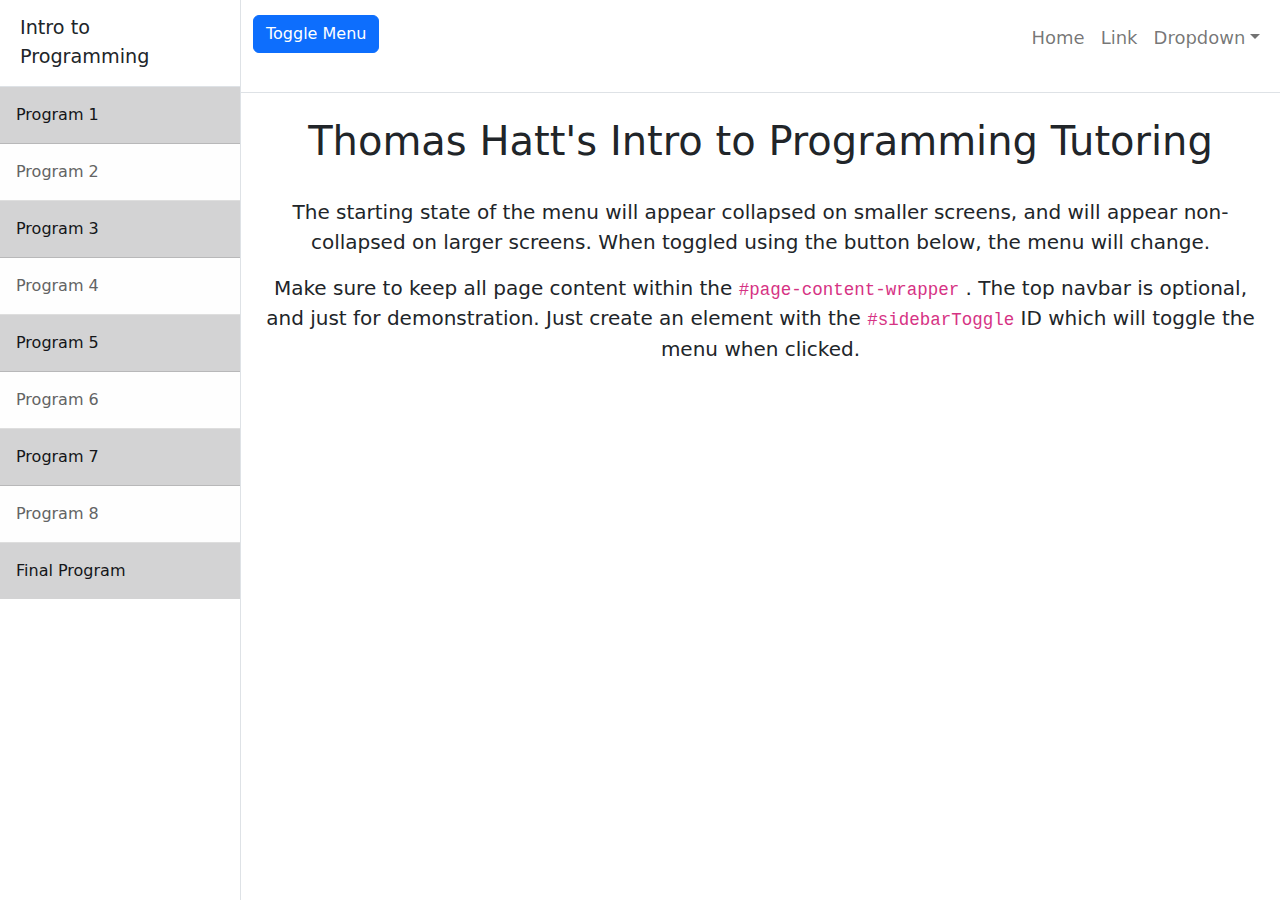
<file: index.html>
<!DOCTYPE html>
<html lang="en">

<head>
    <meta charset="utf-8" />
    <meta name="viewport" content="width=device-width, initial-scale=1, shrink-to-fit=no" />
    <meta name="description" content="" />
    <meta name="author" content="" />
    <title>Thomas Hatt Programming Tutoring Home</title>
    <!-- Favicon-->
    <link rel="icon" type="image/x-icon" href="assets/favicon.ico" />
    <!-- Core theme CSS (includes Bootstrap)-->
    <link href="css/styles.css" rel="stylesheet" />
</head>

<body>
    <div class="d-flex" id="wrapper">
        <!-- Sidebar-->
        <div class="border-end bg-white" id="sidebar-wrapper">
            <div class="sidebar-heading border-bottom bg-light">Intro to Programming</div>
            <div class="list-group list-group-flush">
                <a class="list-group-item list-group-item-action list-group-item-dark p-3"
                    href="./program1/index.html">Program 1</a>
                <a class="list-group-item list-group-item-action list-group-item-light p-3"
                    href="./program2/index.html">Program 2</a>
                <a class="list-group-item list-group-item-action list-group-item-dark p-3"
                    href="./program3/index.html">Program 3</a>
                <a class="list-group-item list-group-item-action list-group-item-light p-3"
                    href="./program4/index.html">Program 4</a>
                <a class="list-group-item list-group-item-action list-group-item-dark p-3"
                    href="./program5/index.html">Program 5</a>
                <a class="list-group-item list-group-item-action list-group-item-light p-3"
                    href="./program6/index.html">Program 6</a>
                <a class="list-group-item list-group-item-action list-group-item-dark p-3"
                    href="./program7/index.html">Program 7</a>
                <a class="list-group-item list-group-item-action list-group-item-light p-3"
                    href="./program8/index.html">Program 8</a>
                <a class="list-group-item list-group-item-action list-group-item-dark p-3"
                    href="./finalProgram/index.html">Final Program</a>
            </div>
        </div>
        <!-- Page content wrapper-->
        <div id="page-content-wrapper">
            <!-- Top navigation-->
            <nav class="navbar navbar-expand-lg navbar-light bg-light border-bottom">
                <div class="container-fluid">
                    <button class="btn btn-primary" id="sidebarToggle">Toggle Menu</button>
                    <button class="navbar-toggler" type="button" data-bs-toggle="collapse"
                        data-bs-target="#navbarSupportedContent" aria-controls="navbarSupportedContent"
                        aria-expanded="false" aria-label="Toggle navigation"><span
                            class="navbar-toggler-icon"></span></button>
                    <div class="collapse navbar-collapse" id="navbarSupportedContent">
                        <ul class="navbar-nav ms-auto mt-2 mt-lg-0">
                            <li class="nav-item active"><a class="nav-link" href="#!">Home</a></li>
                            <li class="nav-item"><a class="nav-link" href="#!">Link</a></li>
                            <li class="nav-item dropdown">
                                <a class="nav-link dropdown-toggle" id="navbarDropdown" href="#" role="button"
                                    data-bs-toggle="dropdown" aria-haspopup="true" aria-expanded="false">Dropdown</a>
                                <div class="dropdown-menu dropdown-menu-end" aria-labelledby="navbarDropdown">
                                    <a class="dropdown-item" href="#!">Action</a>
                                    <a class="dropdown-item" href="#!">Another action</a>
                                    <div class="dropdown-divider"></div>
                                    <a class="dropdown-item" href="#!">Something else here</a>
                                </div>
                            </li>
                        </ul>
                    </div>
                </div>
            </nav>


            <!-- Page content-->
            <div class="container-fluid">
                <h1 class="mt-4">Thomas Hatt's Intro to Programming Tutoring</h1> <br>
                <p>The starting state of the menu will appear collapsed on smaller screens, and will appear
                    non-collapsed on larger screens. When toggled using the button below, the menu will change.</p>
                <p>
                    Make sure to keep all page content within the
                    <code>#page-content-wrapper</code>
                    . The top navbar is optional, and just for demonstration. Just create an element with the
                    <code>#sidebarToggle</code>
                    ID which will toggle the menu when clicked.
                </p>
            </div>


        </div>
    </div>
    <!-- Bootstrap core JS-->
    <script src="https://cdn.jsdelivr.net/npm/bootstrap@5.2.3/dist/js/bootstrap.bundle.min.js"></script>
    <!-- Core theme JS-->
    <script src="js/scripts.js"></script>
</body>

</html>
</file>
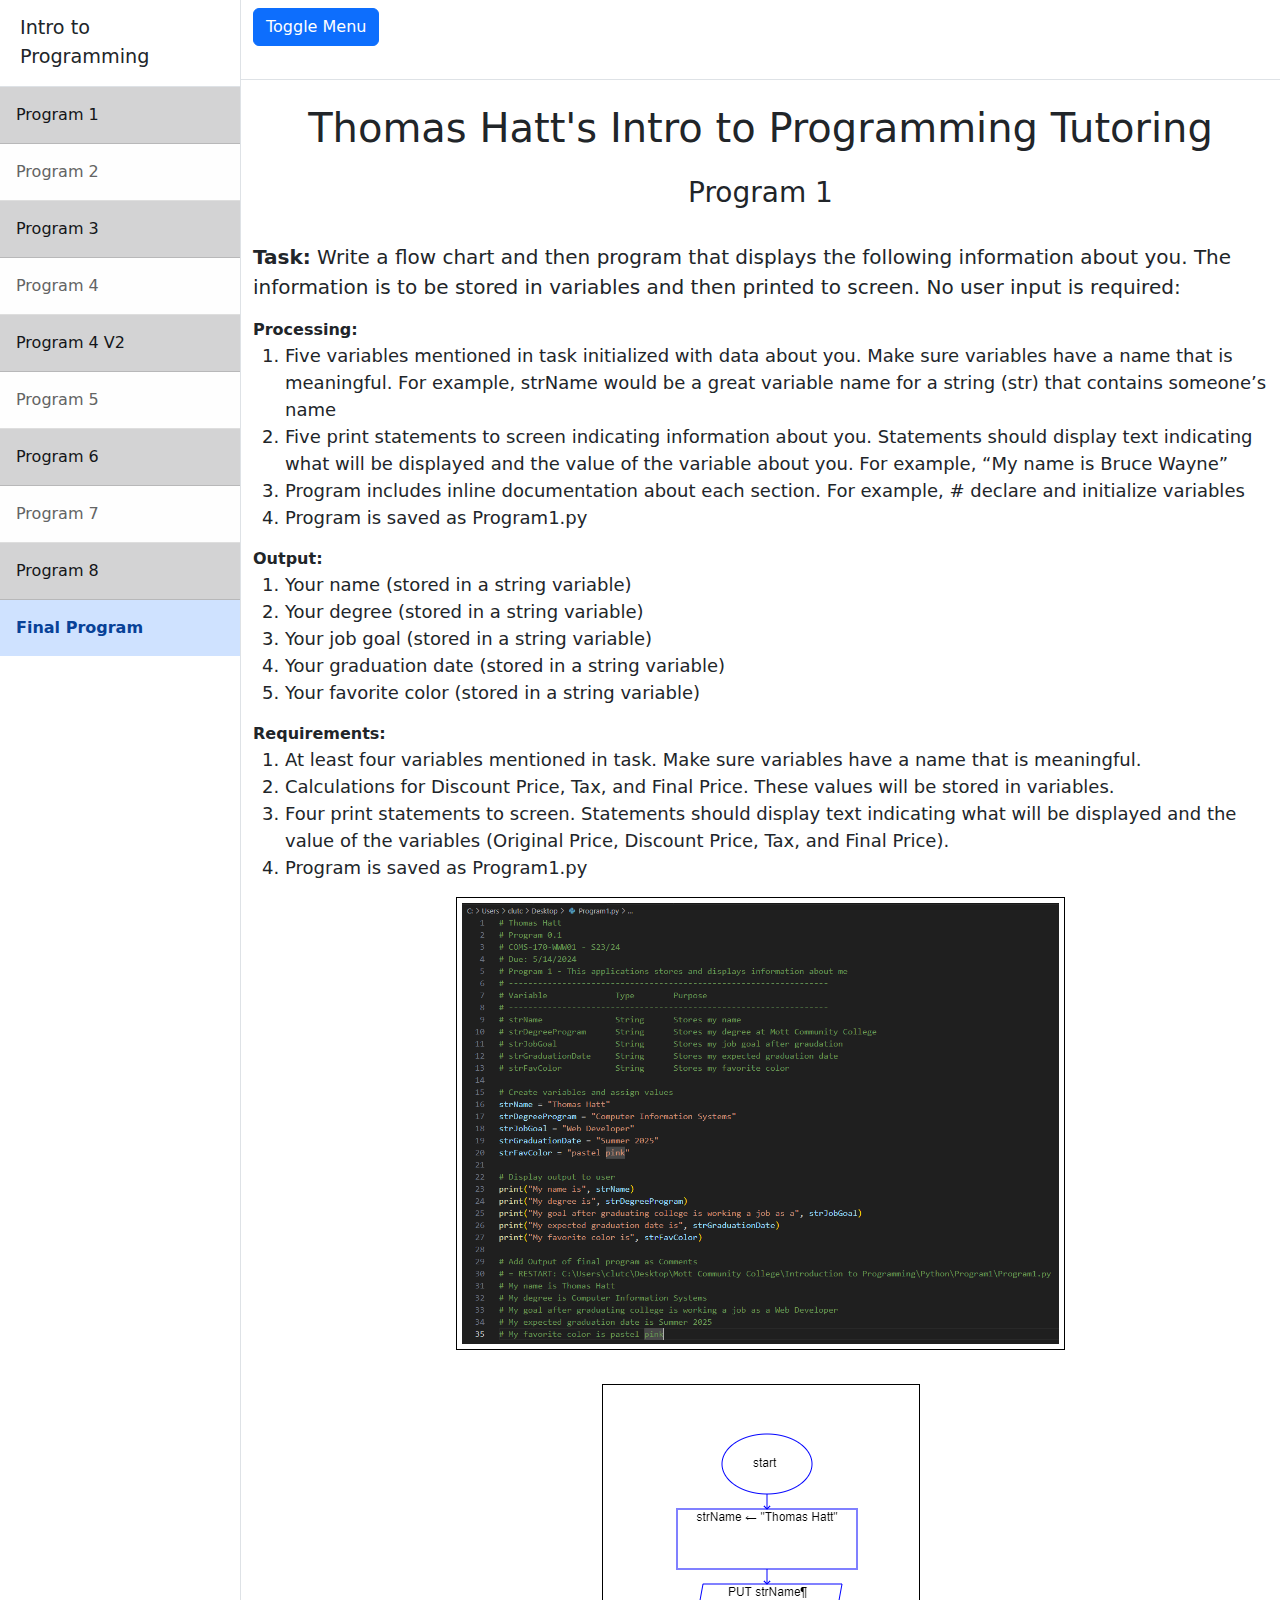
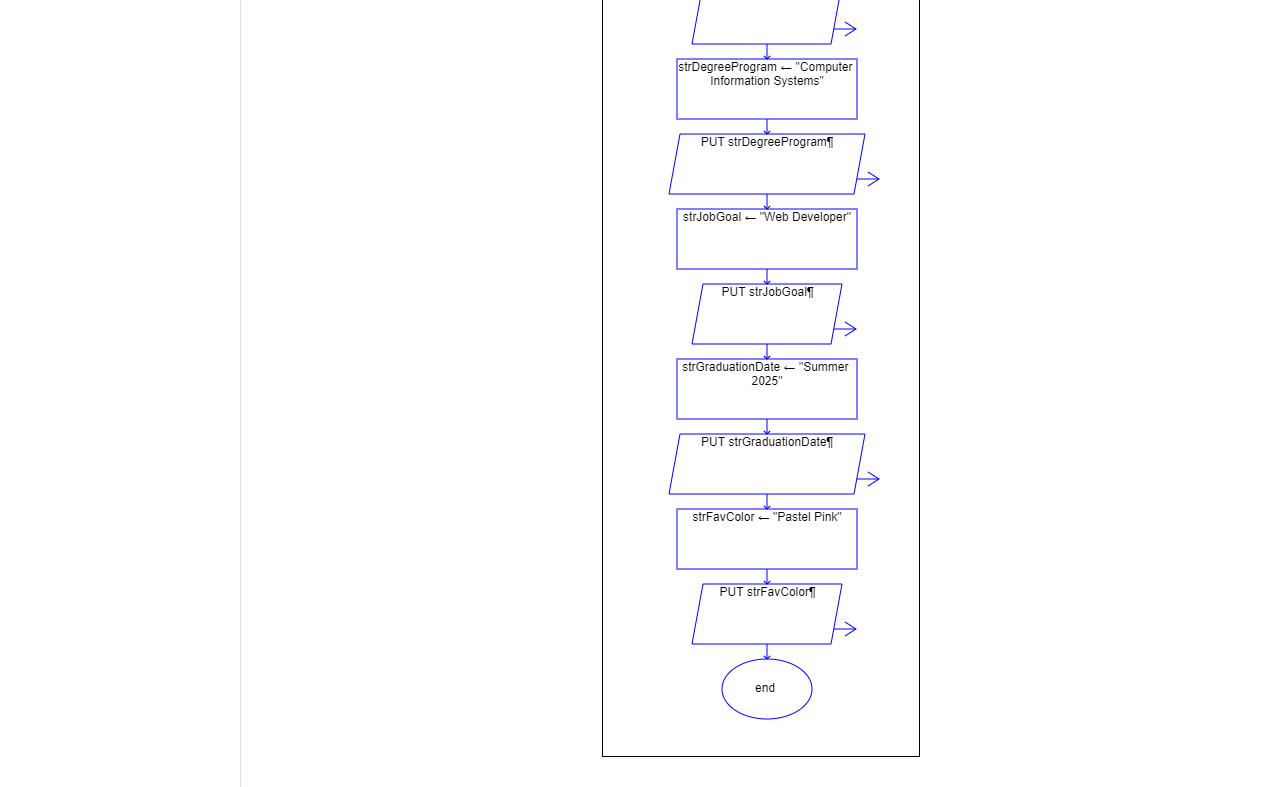
<file: program1/index.html>
<!DOCTYPE html>
<html lang="en">

<head>
  <meta charset="utf-8" />
  <meta name="viewport" content="width=device-width, initial-scale=1, shrink-to-fit=no" />
  <meta name="description" content="" />
  <meta name="author" content="" />
  <title>Thomas Hatt Programming Tutoring - Program 1</title>
  <!-- Favicon-->
  <link rel="icon" type="image/x-icon" href="../assets/favicon.ico" />
  <!-- Core theme CSS (includes Bootstrap)-->
  <link href="../css/styles.css" rel="stylesheet" />
</head>

<body>
  <div class="d-flex" id="wrapper">
    <!-- Sidebar-->
    <div class="border-end bg-white" id="sidebar-wrapper">
      <div class="sidebar-heading border-bottom bg-light">Intro to Programming</div>
      <div class="list-group list-group-flush">
        <a class="list-group-item list-group-item-action list-group-item-dark p-3" href="../program1/index.html">Program
          1</a>
        <a class="list-group-item list-group-item-action list-group-item-light p-3"
          href="../program2/index.html">Program
          2</a>
        <a class="list-group-item list-group-item-action list-group-item-dark p-3" href="../program3/index.html">Program
          3</a>
        <a class="list-group-item list-group-item-action list-group-item-light p-3"
          href="../program4/index.html">Program
          4</a>
        <a class="list-group-item list-group-item-action list-group-item-dark p-3"
          href="../program4_v2/index.html">Program
          4 V2</a>
        <a class="list-group-item list-group-item-action list-group-item-light p-3"
          href="../program5/index.html">Program
          5</a>
        <a class="list-group-item list-group-item-action list-group-item-dark p-3" href="../program6/index.html">Program
          6</a>
        <a class="list-group-item list-group-item-action list-group-item-light p-3"
          href="../program7/index.html">Program
          7</a>
        <a class="list-group-item list-group-item-action list-group-item-dark p-3" href="../program8/index.html">Program
          8</a>
        <a class="list-group-item list-group-item-action list-group-item-primary p-3" href="../finalProgram/index.html"
          style="font-weight: bold;">Final Program</a>
      </div>
    </div>

    <!-- Page content wrapper-->
    <div id="page-content-wrapper">
      <!-- Top navigation-->
      <nav class="navbar navbar-expand-lg navbar-light bg-light border-bottom">
        <div class="container-fluid">
          <button class="btn btn-primary" id="sidebarToggle">Toggle Menu</button>
          <button class="navbar-toggler" type="button" data-bs-toggle="collapse"
            data-bs-target="#navbarSupportedContent" aria-controls="navbarSupportedContent" aria-expanded="false"
            aria-label="Toggle navigation"><span class="navbar-toggler-icon"></span></button>
        </div>
      </nav>


      <!-- Page content-->
      <div class="container-fluid">
        <h1 class="mt-4">Thomas Hatt's Intro to Programming Tutoring</h1>
        <h3 class="mt-4">Program 1</h3><br>
        <div class="task">
          <p><b>Task:</b> Write a flow chart and then program that displays the following information about you. The
            information is to be
            stored in variables and then printed to screen. No user input is required:</p>
          <b>Processing:</b>
          <ol>
            <li>Five variables mentioned in task initialized with data about you. Make sure variables have a
              name that is meaningful. For example, strName would be a great variable name for a string (str)
              that contains someone’s name</li>
            <li>Five print statements to screen indicating information about you. Statements should display text
              indicating what will be displayed and the value of the variable about you. For example, “My
              name is Bruce Wayne”</li>
            <li>Program includes inline documentation about each section. For example, # declare and initialize
              variables</li>
            <li>Program is saved as Program1.py</li>
          </ol>
          <b>Output:</b>
          <ol>
            <li>Your name (stored in a string variable)</li>
            <li>Your degree (stored in a string variable)</li>
            <li>Your job goal (stored in a string variable)</li>
            <li>Your graduation date (stored in a string variable)</li>
            <li>Your favorite color (stored in a string variable)</li>
          </ol>
          <b>Requirements:</b>
          <ol>
            <li>At least four variables mentioned in task. Make sure variables have a name that is meaningful.
            </li>
            <li>Calculations for Discount Price, Tax, and Final Price. These values will be stored in variables.</li>
            <li>Four print statements to screen. Statements should display text indicating what will be displayed
              and the value of the variables (Original Price, Discount Price, Tax, and Final Price).</li>
            <li>Program is saved as Program1.py</li>
          </ol>
          </p>
        </div>
        <img src="../assets/program_1_python_png.png" class="img-fluid" alt="Program 1 Python Code Image">
        <br>
        <img src="../assets/program_1_rap_png.png" class="img-fluid" alt="Program 1 Raptor Image">
      </div>



    </div>
  </div>
  <!-- Bootstrap core JS-->
  <script src="https://cdn.jsdelivr.net/npm/bootstrap@5.2.3/dist/js/bootstrap.bundle.min.js"></script>
  <!-- Core theme JS-->
  <script src="../js/scripts.js"></script>
</body>

</html>
</file>
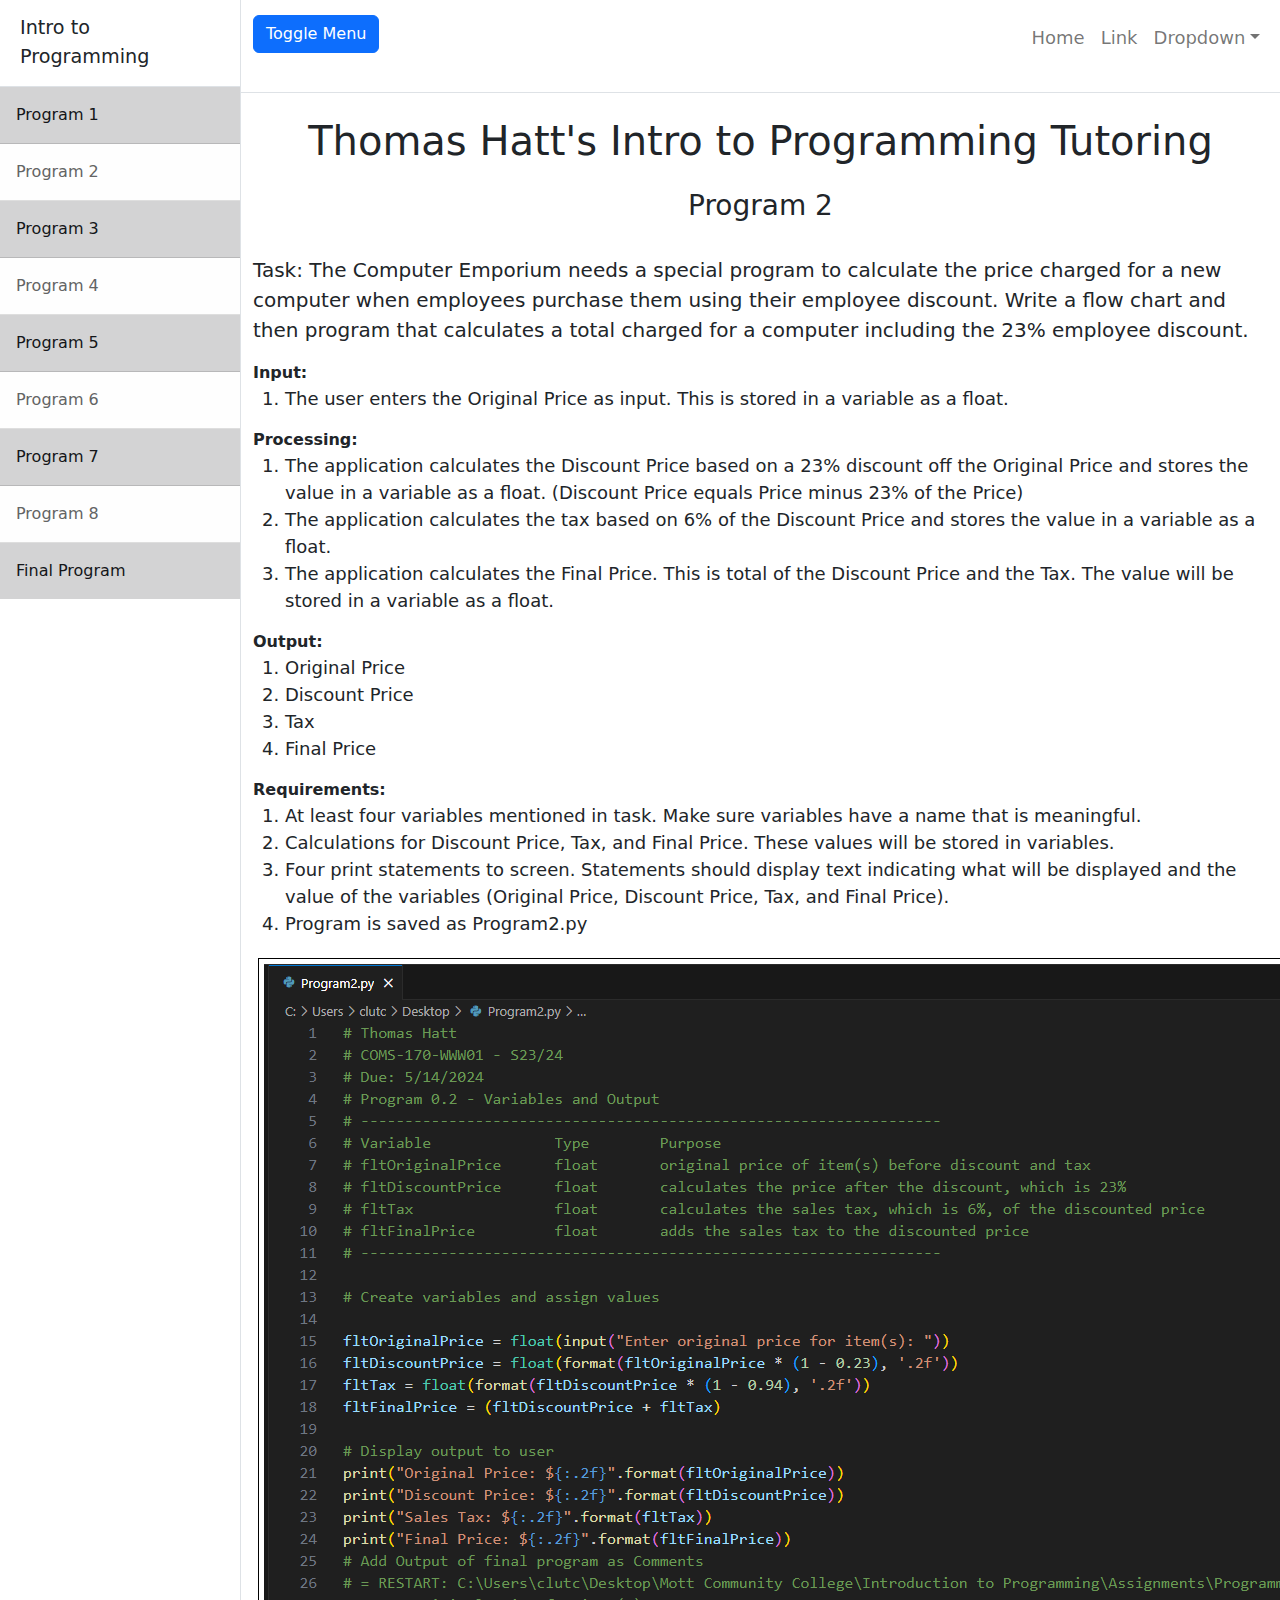
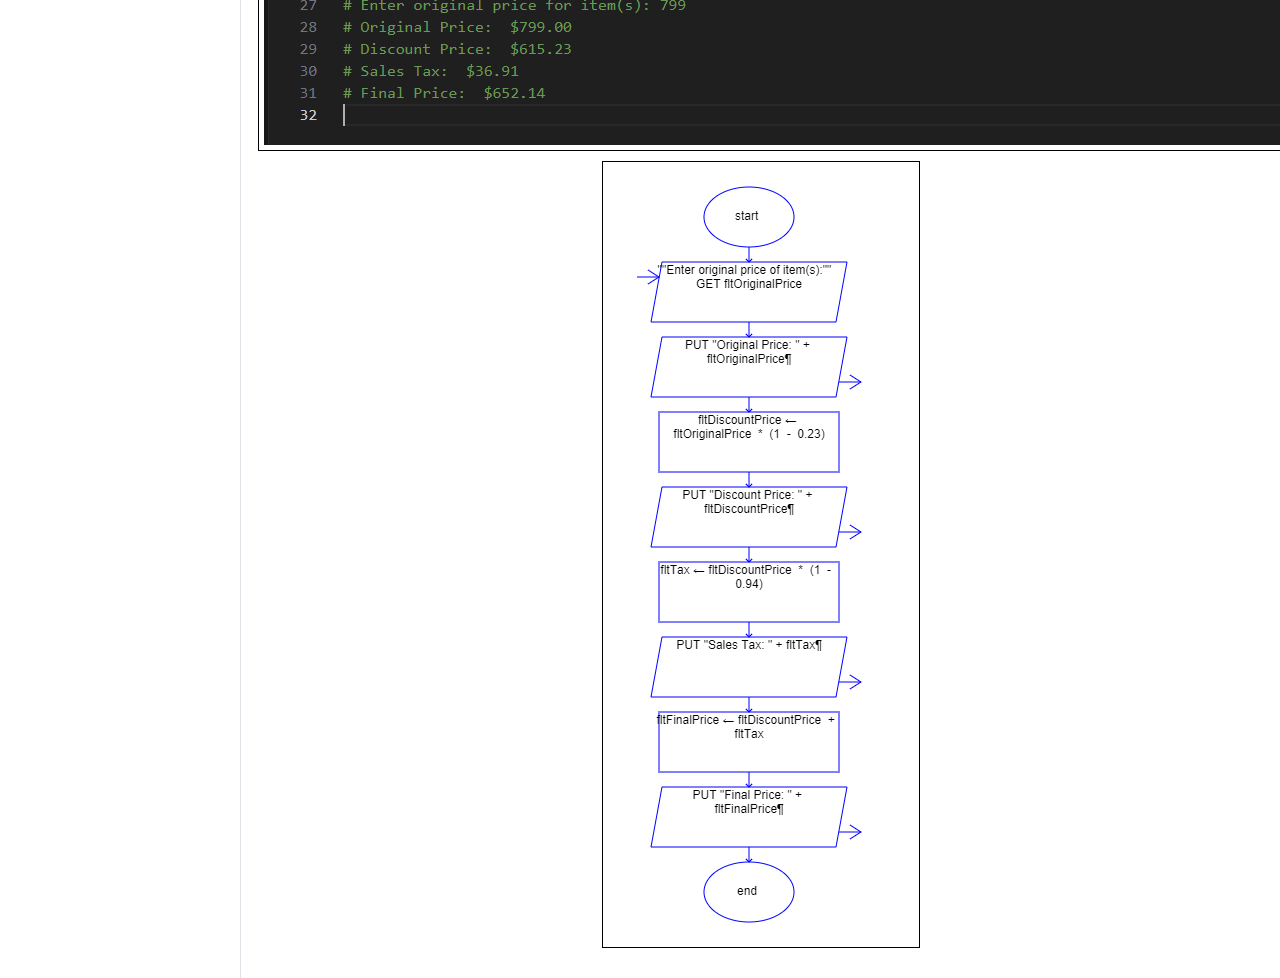
<file: program2/index.html>
<!DOCTYPE html>
<html lang="en">

<head>
  <meta charset="utf-8" />
  <meta name="viewport" content="width=device-width, initial-scale=1, shrink-to-fit=no" />
  <meta name="description" content="" />
  <meta name="author" content="" />
  <title>Thomas Hatt Programming Tutoring - Program 2</title>
  <!-- Favicon-->
  <link rel="icon" type="image/x-icon" href="../assets/favicon.ico" />
  <!-- Core theme CSS (includes Bootstrap)-->
  <link href="../css/styles.css" rel="stylesheet" />
</head>

<body>
  <div class="d-flex" id="wrapper">
    <!-- Sidebar-->
    <div class="border-end bg-white" id="sidebar-wrapper">
      <div class="sidebar-heading border-bottom bg-light">Intro to Programming</div>
      <div class="list-group list-group-flush">
        <a class="list-group-item list-group-item-action list-group-item-dark p-3" href="../program1/index.html">Program
          1</a>
        <a class="list-group-item list-group-item-action list-group-item-light p-3"
          href="../program2/index.html">Program
          2</a>
        <a class="list-group-item list-group-item-action list-group-item-dark p-3" href="../program3/index.html">Program
          3</a>
        <a class="list-group-item list-group-item-action list-group-item-light p-3"
          href="../program4/index.html">Program
          4</a>
        <a class="list-group-item list-group-item-action list-group-item-dark p-3" href="../program5/index.html">Program
          5</a>
        <a class="list-group-item list-group-item-action list-group-item-light p-3"
          href="../program6/index.html">Program
          6</a>
        <a class="list-group-item list-group-item-action list-group-item-dark p-3" href="../program7/index.html">Program
          7</a>
        <a class="list-group-item list-group-item-action list-group-item-light p-3"
          href="../program8/index.html">Program
          8</a>
        <a class="list-group-item list-group-item-action list-group-item-dark p-3"
          href="./finalProgram/index.html">Final Program</a>
      </div>
    </div>
    <!-- Page content wrapper-->
    <div id="page-content-wrapper">
      <!-- Top navigation-->
      <nav class="navbar navbar-expand-lg navbar-light bg-light border-bottom">
        <div class="container-fluid">
          <button class="btn btn-primary" id="sidebarToggle">Toggle Menu</button>
          <button class="navbar-toggler" type="button" data-bs-toggle="collapse"
            data-bs-target="#navbarSupportedContent" aria-controls="navbarSupportedContent" aria-expanded="false"
            aria-label="Toggle navigation"><span class="navbar-toggler-icon"></span></button>
          <div class="collapse navbar-collapse" id="navbarSupportedContent">
            <ul class="navbar-nav ms-auto mt-2 mt-lg-0">
              <li class="nav-item active"><a class="nav-link" href="#!">Home</a></li>
              <li class="nav-item"><a class="nav-link" href="#!">Link</a></li>
              <li class="nav-item dropdown">
                <a class="nav-link dropdown-toggle" id="navbarDropdown" href="#" role="button" data-bs-toggle="dropdown"
                  aria-haspopup="true" aria-expanded="false">Dropdown</a>
                <div class="dropdown-menu dropdown-menu-end" aria-labelledby="navbarDropdown">
                  <a class="dropdown-item" href="#!">Action</a>
                  <a class="dropdown-item" href="#!">Another action</a>
                  <div class="dropdown-divider"></div>
                  <a class="dropdown-item" href="#!">Something else here</a>
                </div>
              </li>
            </ul>
          </div>
        </div>
      </nav>


      <!-- Page content-->
      <div class="container-fluid">
        <h1 class="mt-4">Thomas Hatt's Intro to Programming Tutoring</h1>
        <h3 class="mt-4">Program 2</h3><br>
        <div style="text-align: left">
          <p>Task: The Computer Emporium needs a special program to calculate the price charged for a new computer when
            employees purchase them using their employee discount. Write a flow chart and then program that calculates a
            total charged for a computer including the 23% employee discount.</p>
          <b>Input:</b>
          <ol>
            <li>
              The user enters the Original Price as input. This is stored in a variable as a float.
            </li>
          </ol>
          <b>Processing:</b>
          <ol>
            <li>The application calculates the Discount Price based on a 23% discount off the Original Price and stores
              the
              value in a variable as a float. (Discount Price equals Price minus 23% of the Price)</li>
            <li>The application calculates the tax based on 6% of the Discount Price and stores the value in a variable
              as a
              float.</li>
            <li>The application calculates the Final Price. This is total of the Discount Price and the Tax. The value
              will be
              stored in a variable as a float.</li>
          </ol>
          <b>Output:</b>
          <ol>
            <li>Original Price</li>
            <li>Discount Price</li>
            <li>Tax</li>
            <li>Final Price</li>
          </ol><b>Requirements:</b>
          <ol>
            <li>At least four variables mentioned in task. Make sure variables have a name that is meaningful.
            </li>
            <li>Calculations for Discount Price, Tax, and Final Price. These values will be stored in variables.</li>
            <li>Four print statements to screen. Statements should display text indicating what will be displayed
              and the value of the variables (Original Price, Discount Price, Tax, and Final Price).</li>
            <li>Program is saved as Program2.py</li>
          </ol>
          </p>
        </div>
        <img src="../assets/program_2_python_png.png" alt="">
        <br>
        <img src="../assets/program_2_rap_png.png" alt="">
      </div>



    </div>
  </div>
  <!-- Bootstrap core JS-->
  <script src="https://cdn.jsdelivr.net/npm/bootstrap@5.2.3/dist/js/bootstrap.bundle.min.js"></script>
  <!-- Core theme JS-->
  <script src="../js/scripts.js"></script>
</body>

</html>
</file>
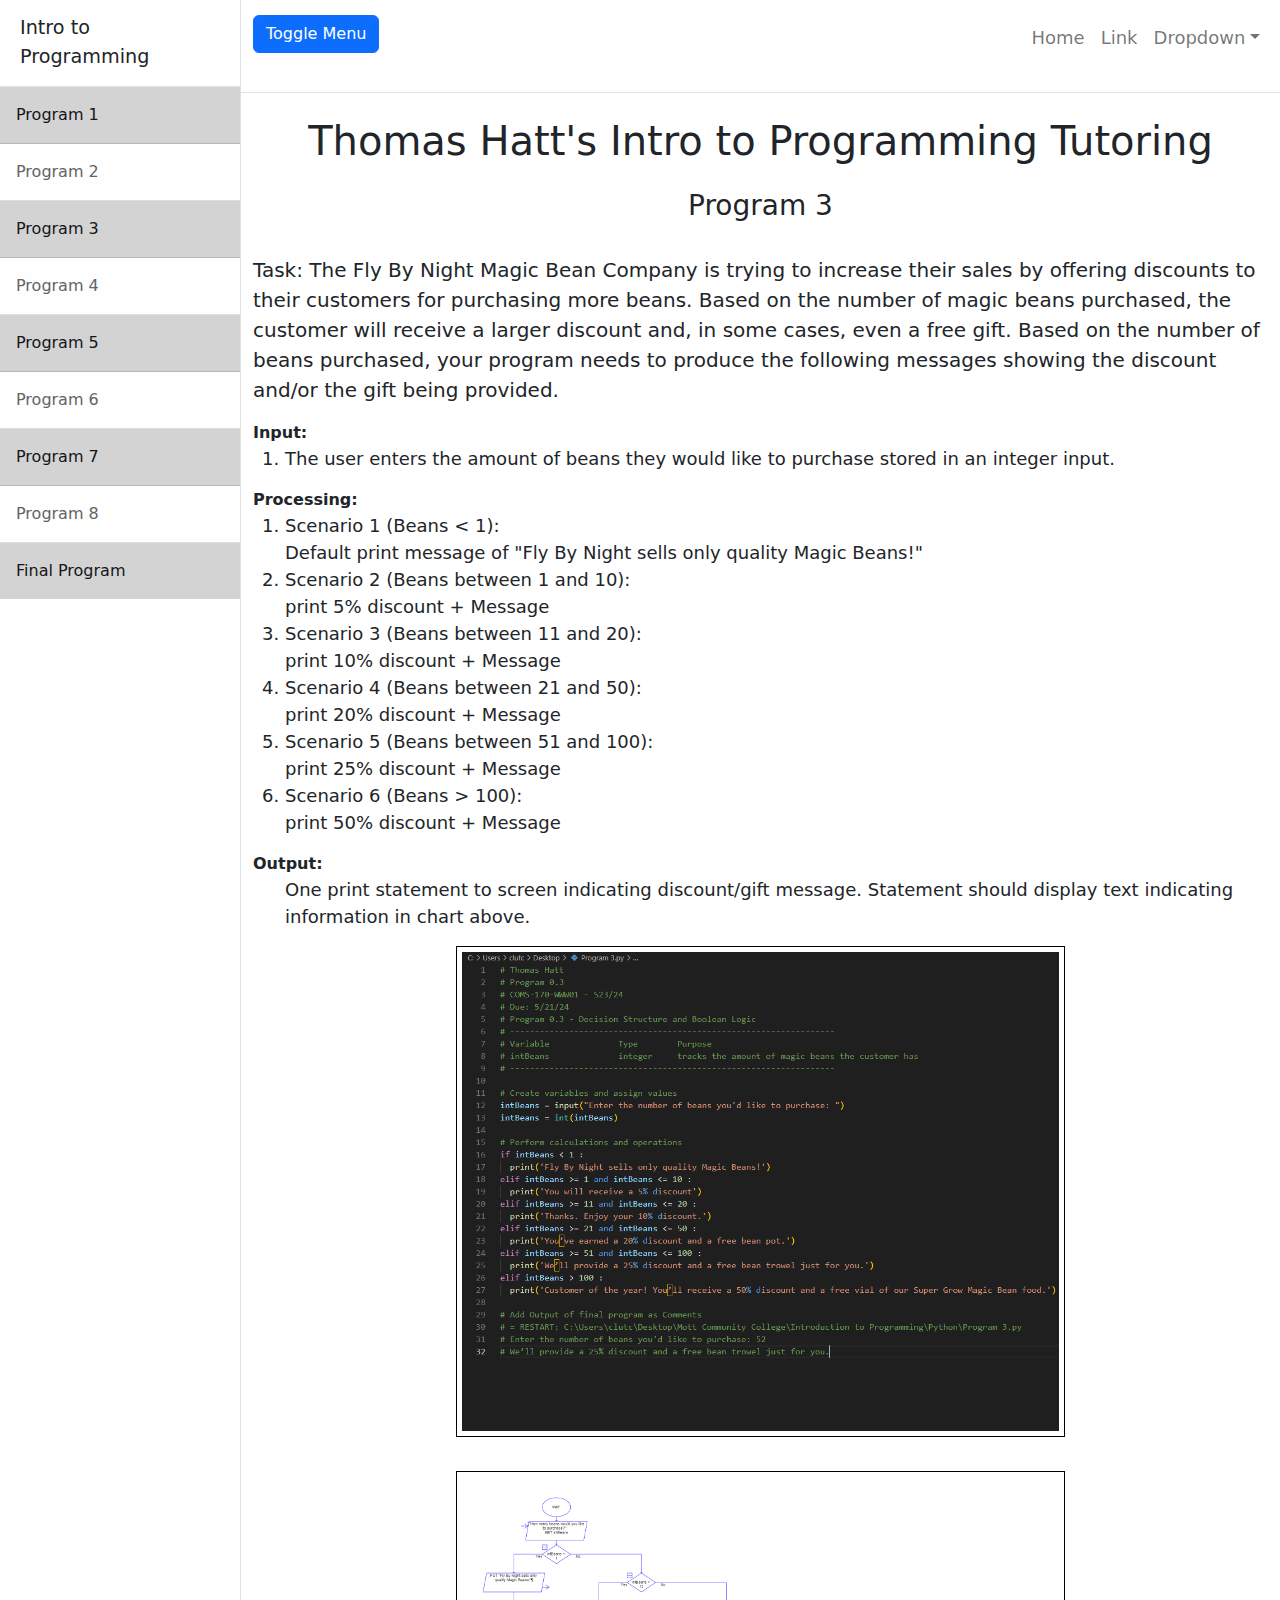
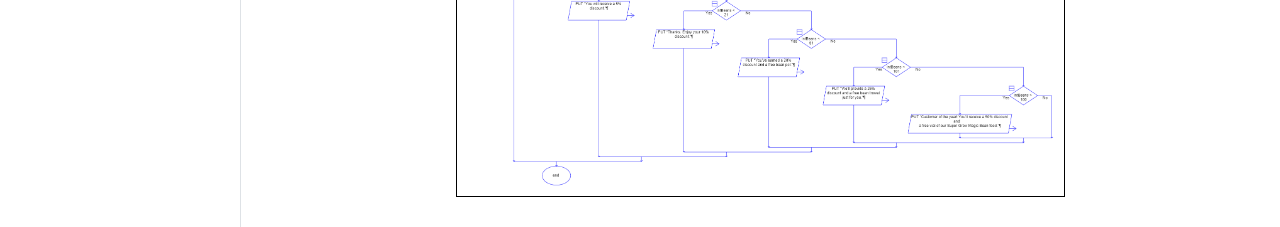
<file: program3/index.html>
<!DOCTYPE html>
<html lang="en">

<head>
  <meta charset="utf-8" />
  <meta name="viewport" content="width=device-width, initial-scale=1, shrink-to-fit=no" />
  <meta name="description" content="" />
  <meta name="author" content="" />
  <title>Thomas Hatt Programming Tutoring - Program 3</title>
  <!-- Favicon-->
  <link rel="icon" type="image/x-icon" href="../assets/favicon.ico" />
  <!-- Core theme CSS (includes Bootstrap)-->
  <link href="../css/styles.css" rel="stylesheet" />
</head>

<body>
  <div class="d-flex" id="wrapper">
    <!-- Sidebar-->
    <div class="border-end bg-white" id="sidebar-wrapper">
      <div class="sidebar-heading border-bottom bg-light">Intro to Programming</div>
      <div class="list-group list-group-flush">
        <a class="list-group-item list-group-item-action list-group-item-dark p-3" href="../program1/index.html">Program
          1</a>
        <a class="list-group-item list-group-item-action list-group-item-light p-3"
          href="../program2/index.html">Program
          2</a>
        <a class="list-group-item list-group-item-action list-group-item-dark p-3" href="../program3/index.html">Program
          3</a>
        <a class="list-group-item list-group-item-action list-group-item-light p-3"
          href="../program4/index.html">Program
          4</a>
        <a class="list-group-item list-group-item-action list-group-item-dark p-3" href="../program5/index.html">Program
          5</a>
        <a class="list-group-item list-group-item-action list-group-item-light p-3"
          href="../program6/index.html">Program
          6</a>
        <a class="list-group-item list-group-item-action list-group-item-dark p-3" href="../program7/index.html">Program
          7</a>
        <a class="list-group-item list-group-item-action list-group-item-light p-3"
          href="../program8/index.html">Program
          8</a>
        <a class="list-group-item list-group-item-action list-group-item-dark p-3"
          href="../finalProgram/index.html">Final Program</a>
      </div>
    </div>
    <!-- Page content wrapper-->
    <div id="page-content-wrapper">
      <!-- Top navigation-->
      <nav class="navbar navbar-expand-lg navbar-light bg-light border-bottom">
        <div class="container-fluid">
          <button class="btn btn-primary" id="sidebarToggle">Toggle Menu</button>
          <button class="navbar-toggler" type="button" data-bs-toggle="collapse"
            data-bs-target="#navbarSupportedContent" aria-controls="navbarSupportedContent" aria-expanded="false"
            aria-label="Toggle navigation"><span class="navbar-toggler-icon"></span></button>
          <div class="collapse navbar-collapse" id="navbarSupportedContent">
            <ul class="navbar-nav ms-auto mt-2 mt-lg-0">
              <li class="nav-item active"><a class="nav-link" href="#!">Home</a></li>
              <li class="nav-item"><a class="nav-link" href="#!">Link</a></li>
              <li class="nav-item dropdown">
                <a class="nav-link dropdown-toggle" id="navbarDropdown" href="#" role="button" data-bs-toggle="dropdown"
                  aria-haspopup="true" aria-expanded="false">Dropdown</a>
                <div class="dropdown-menu dropdown-menu-end" aria-labelledby="navbarDropdown">
                  <a class="dropdown-item" href="#!">Action</a>
                  <a class="dropdown-item" href="#!">Another action</a>
                  <div class="dropdown-divider"></div>
                  <a class="dropdown-item" href="#!">Something else here</a>
                </div>
              </li>
            </ul>
          </div>
        </div>
      </nav>


      <!-- Page content-->
      <div class="container-fluid">
        <h1 class="mt-4">Thomas Hatt's Intro to Programming Tutoring</h1>
        <h3 class="mt-4">Program 3</h3><br>
        <div class="task">
          <p>Task: The Fly By Night Magic Bean Company is trying to increase their sales by offering discounts to their
            customers for
            purchasing more beans. Based on the number of magic beans purchased, the customer will receive a larger
            discount and, in some cases, even a free gift. Based on the number of beans purchased, your program needs to
            produce the following messages showing the discount and/or the gift being provided.
          </p>
          <b>Input:</b>
          <ol>
            <li>
              The user enters the amount of beans they would like to purchase stored in an integer input.
            </li>
          </ol>
          <b>Processing:</b>
          <ol>
            <li>Scenario 1 (Beans < 1): <br>
                Default print message of "Fly By Night sells only quality Magic Beans!"</li>
            <li>Scenario 2 (Beans between 1 and 10): <br> print 5% discount + Message</li>
            <li>Scenario 3 (Beans between 11 and 20): <br> print 10% discount + Message</li>
            <li>Scenario 4 (Beans between 21 and 50): <br> print 20% discount + Message</li>
            <li>Scenario 5 (Beans between 51 and 100): <br> print 25% discount + Message</li>
            <li>Scenario 6 (Beans > 100): <br> print 50% discount + Message</li>

          </ol>
          <b>Output:</b>
          <ol>
            One print statement to screen indicating discount/gift message. Statement should display text
            indicating information in chart above.
          </ol>
          </p>
        </div>
        <img src="../assets/program_3_python_png.png" class="img-fluid" alt="Program 3 Python Code Image">
        <br>
        <img src="../assets/program_3_rap_png.png" class="img-fluid" alt="Program 3 Raptor Image">
      </div>



    </div>
  </div>
  <!-- Bootstrap core JS-->
  <script src="https://cdn.jsdelivr.net/npm/bootstrap@5.2.3/dist/js/bootstrap.bundle.min.js"></script>
  <!-- Core theme JS-->
  <script src="../js/scripts.js"></script>
</body>

</html>
</file>
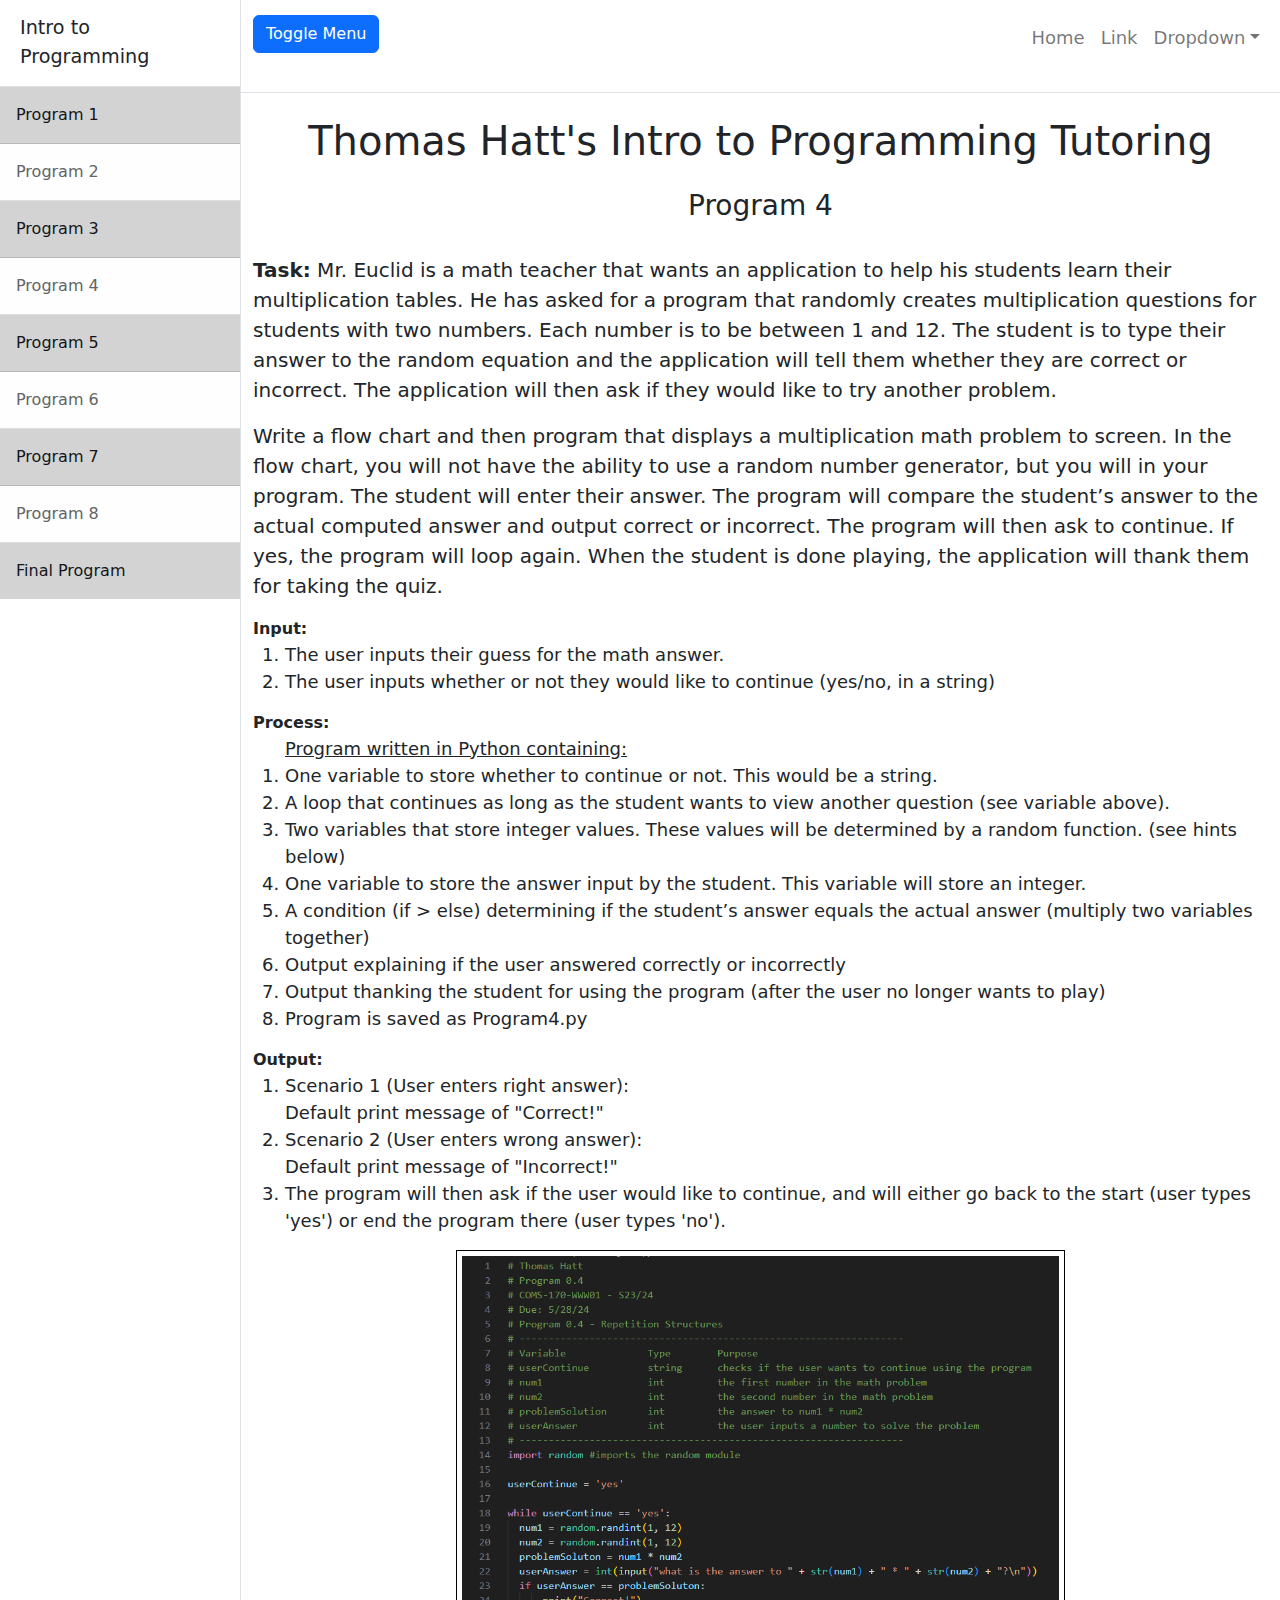
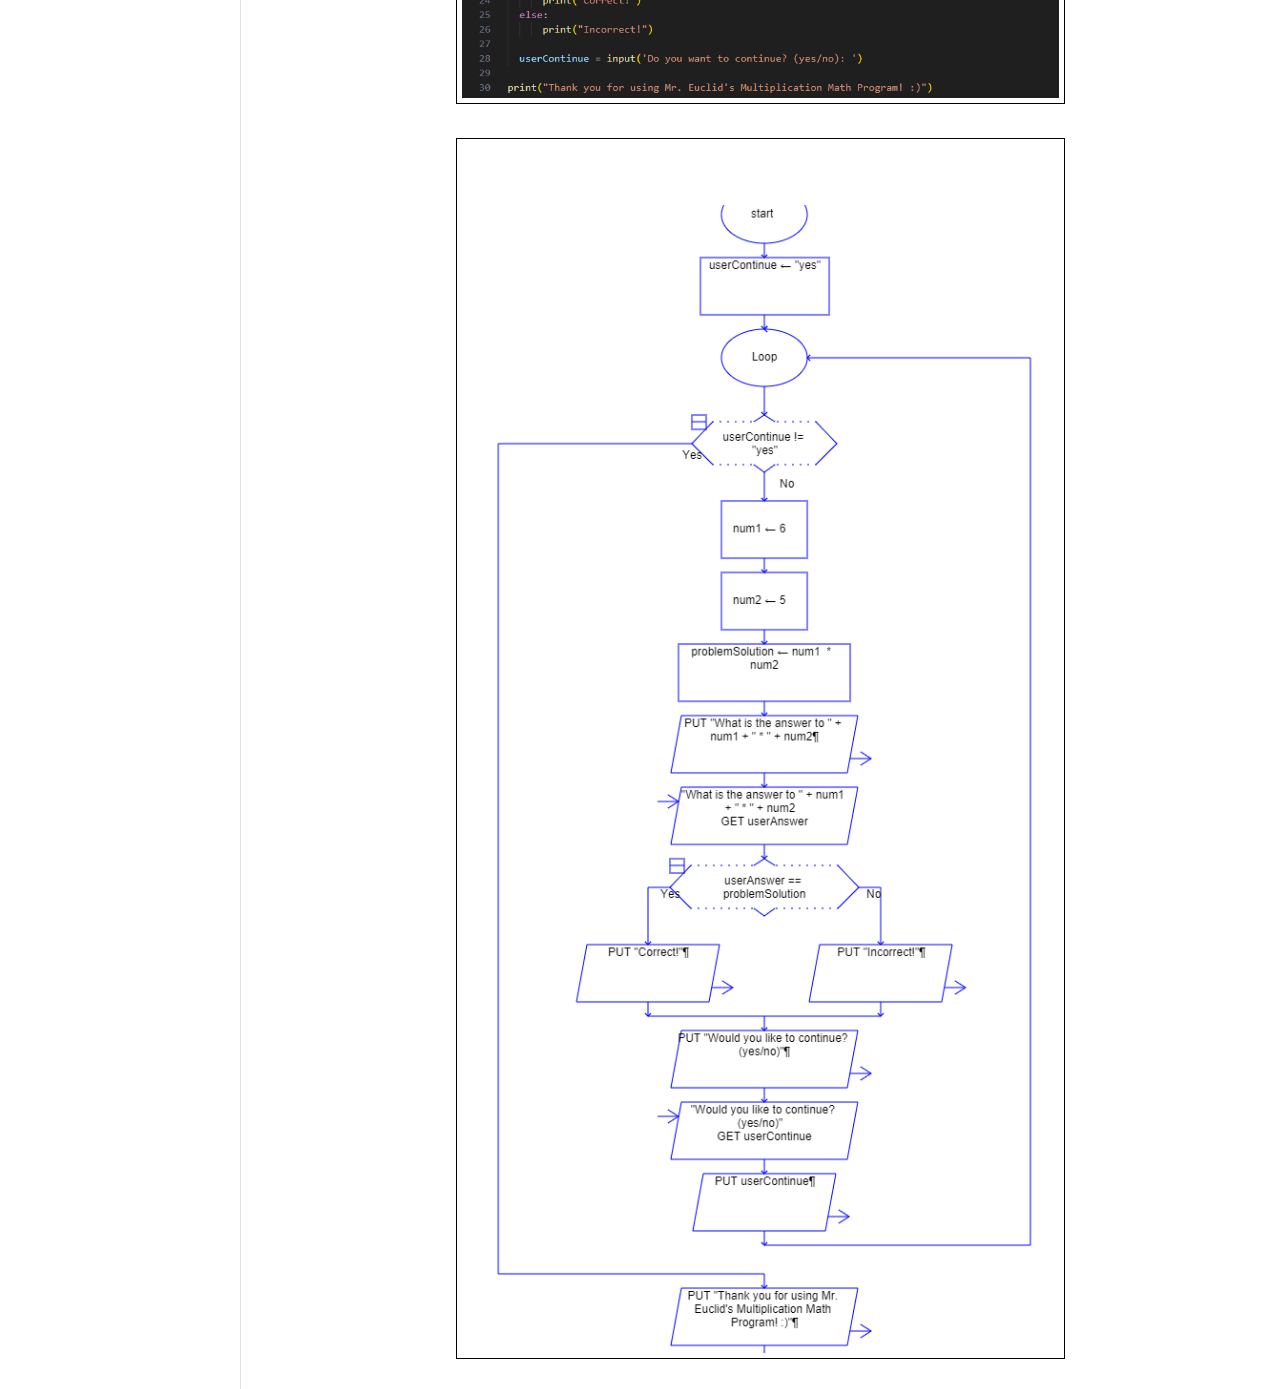
<file: program4/index.html>
<!DOCTYPE html>
<html lang="en">

<head>
  <meta charset="utf-8" />
  <meta name="viewport" content="width=device-width, initial-scale=1, shrink-to-fit=no" />
  <meta name="description" content="" />
  <meta name="author" content="" />
  <title>Thomas Hatt Programming Tutoring - Program 4</title>
  <!-- Favicon-->
  <link rel="icon" type="image/x-icon" href="../assets/favicon.ico" />
  <!-- Core theme CSS (includes Bootstrap)-->
  <link href="../css/styles.css" rel="stylesheet" />
</head>

<body>
  <div class="d-flex" id="wrapper">
    <!-- Sidebar-->
    <div class="border-end bg-white" id="sidebar-wrapper">
      <div class="sidebar-heading border-bottom bg-light">Intro to Programming</div>
      <div class="list-group list-group-flush">
        <a class="list-group-item list-group-item-action list-group-item-dark p-3" href="../program1/index.html">Program
          1</a>
        <a class="list-group-item list-group-item-action list-group-item-light p-3"
          href="../program2/index.html">Program
          2</a>
        <a class="list-group-item list-group-item-action list-group-item-dark p-3" href="../program3/index.html">Program
          3</a>
        <a class="list-group-item list-group-item-action list-group-item-light p-3"
          href="../program4/index.html">Program
          4</a>
        <a class="list-group-item list-group-item-action list-group-item-dark p-3" href="../program5/index.html">Program
          5</a>
        <a class="list-group-item list-group-item-action list-group-item-light p-3"
          href="../program6/index.html">Program
          6</a>
        <a class="list-group-item list-group-item-action list-group-item-dark p-3" href="../program7/index.html">Program
          7</a>
        <a class="list-group-item list-group-item-action list-group-item-light p-3"
          href="../program8/index.html">Program
          8</a>
        <a class="list-group-item list-group-item-action list-group-item-dark p-3"
          href="../finalProgram/index.html">Final Program</a>
      </div>
    </div>
    <!-- Page content wrapper-->
    <div id="page-content-wrapper">
      <!-- Top navigation-->
      <nav class="navbar navbar-expand-lg navbar-light bg-light border-bottom">
        <div class="container-fluid">
          <button class="btn btn-primary" id="sidebarToggle">Toggle Menu</button>
          <button class="navbar-toggler" type="button" data-bs-toggle="collapse"
            data-bs-target="#navbarSupportedContent" aria-controls="navbarSupportedContent" aria-expanded="false"
            aria-label="Toggle navigation"><span class="navbar-toggler-icon"></span></button>
          <div class="collapse navbar-collapse" id="navbarSupportedContent">
            <ul class="navbar-nav ms-auto mt-2 mt-lg-0">
              <li class="nav-item active"><a class="nav-link" href="#!">Home</a></li>
              <li class="nav-item"><a class="nav-link" href="#!">Link</a></li>
              <li class="nav-item dropdown">
                <a class="nav-link dropdown-toggle" id="navbarDropdown" href="#" role="button" data-bs-toggle="dropdown"
                  aria-haspopup="true" aria-expanded="false">Dropdown</a>
                <div class="dropdown-menu dropdown-menu-end" aria-labelledby="navbarDropdown">
                  <a class="dropdown-item" href="#!">Action</a>
                  <a class="dropdown-item" href="#!">Another action</a>
                  <div class="dropdown-divider"></div>
                  <a class="dropdown-item" href="#!">Something else here</a>
                </div>
              </li>
            </ul>
          </div>
        </div>
      </nav>


      <!-- Page content-->
      <div class="container-fluid">
        <h1 class="mt-4">Thomas Hatt's Intro to Programming Tutoring</h1>
        <h3 class="mt-4">Program 4</h3><br>
        <div class="task">
          <p><b>Task:</b> Mr. Euclid is a math teacher that wants an application to help his students learn their
            multiplication
            tables. He has
            asked for a program that randomly creates multiplication questions for students with two numbers. Each
            number
            is to be between 1 and 12. The student is to type their answer to the random equation and the application
            will tell
            them whether they are correct or incorrect. The application will then ask if they would like to try another
            problem.
          </p>
          <p>Write a flow chart and then program that displays a multiplication math problem to screen. In the flow
            chart, you
            will not have the ability to use a random number generator, but you will in your program. The student will
            enter
            their answer. The program will compare the student’s answer to the actual computed answer and output correct
            or incorrect. The program will then ask to continue. If yes, the program will loop again. When the student
            is done
            playing, the application will thank them for taking the quiz.</p>
          <b>Input:</b>
          <ol>
            <li>
              The user inputs their guess for the math answer.
            </li>
            <li>The user inputs whether or not they would like to continue (yes/no, in a string)</li>
          </ol>
          <b>Process:</b>
          <ol>
            <u>Program written in Python containing:</u>
            <li>One variable to store whether to continue or not. This would be a string.</li>
            <li>A loop that continues as long as the student wants to view another question (see variable above).
            </li>
            <li>Two variables that store integer values. These values will be determined by a random function. (see
              hints below)
            </li>
            <li>One variable to store the answer input by the student. This variable will store an integer.</li>
            <li>A condition (if &gt; else) determining if the student’s answer equals the actual answer (multiply two
              variables
              together)</li>
            <li>Output explaining if the user answered correctly or incorrectly</li>
            <li>Output thanking the student for using the program (after the user no longer wants to play)</li>
            <li>Program is saved as Program4.py</li>
          </ol>
          <b>Output:</b>
          <ol>
            <li>Scenario 1 (User enters right answer): <br>
              Default print message of "Correct!"</li>
            <li>Scenario 2 (User enters wrong answer): <br>
              Default print message of "Incorrect!"</li>
            <li>The program will then ask if the user would like to continue, and will either go back to the start (user
              types 'yes') or end the
              program there (user types 'no').</li>
          </ol>
          </p>
        </div>
        <img src="../assets/program_4_python_png.png" class="img-fluid" alt="Program 4 Python Code Image">
        <br>
        <img src="../assets/program_4_rap_png.png" class="img-fluid" alt="Program 4 Raptor Image">
      </div>

    </div>
  </div>
  <!-- Bootstrap core JS-->
  <script src="https://cdn.jsdelivr.net/npm/bootstrap@5.2.3/dist/js/bootstrap.bundle.min.js"></script>
  <!-- Core theme JS-->
  <script src="../js/scripts.js"></script>
</body>

</html>
</file>
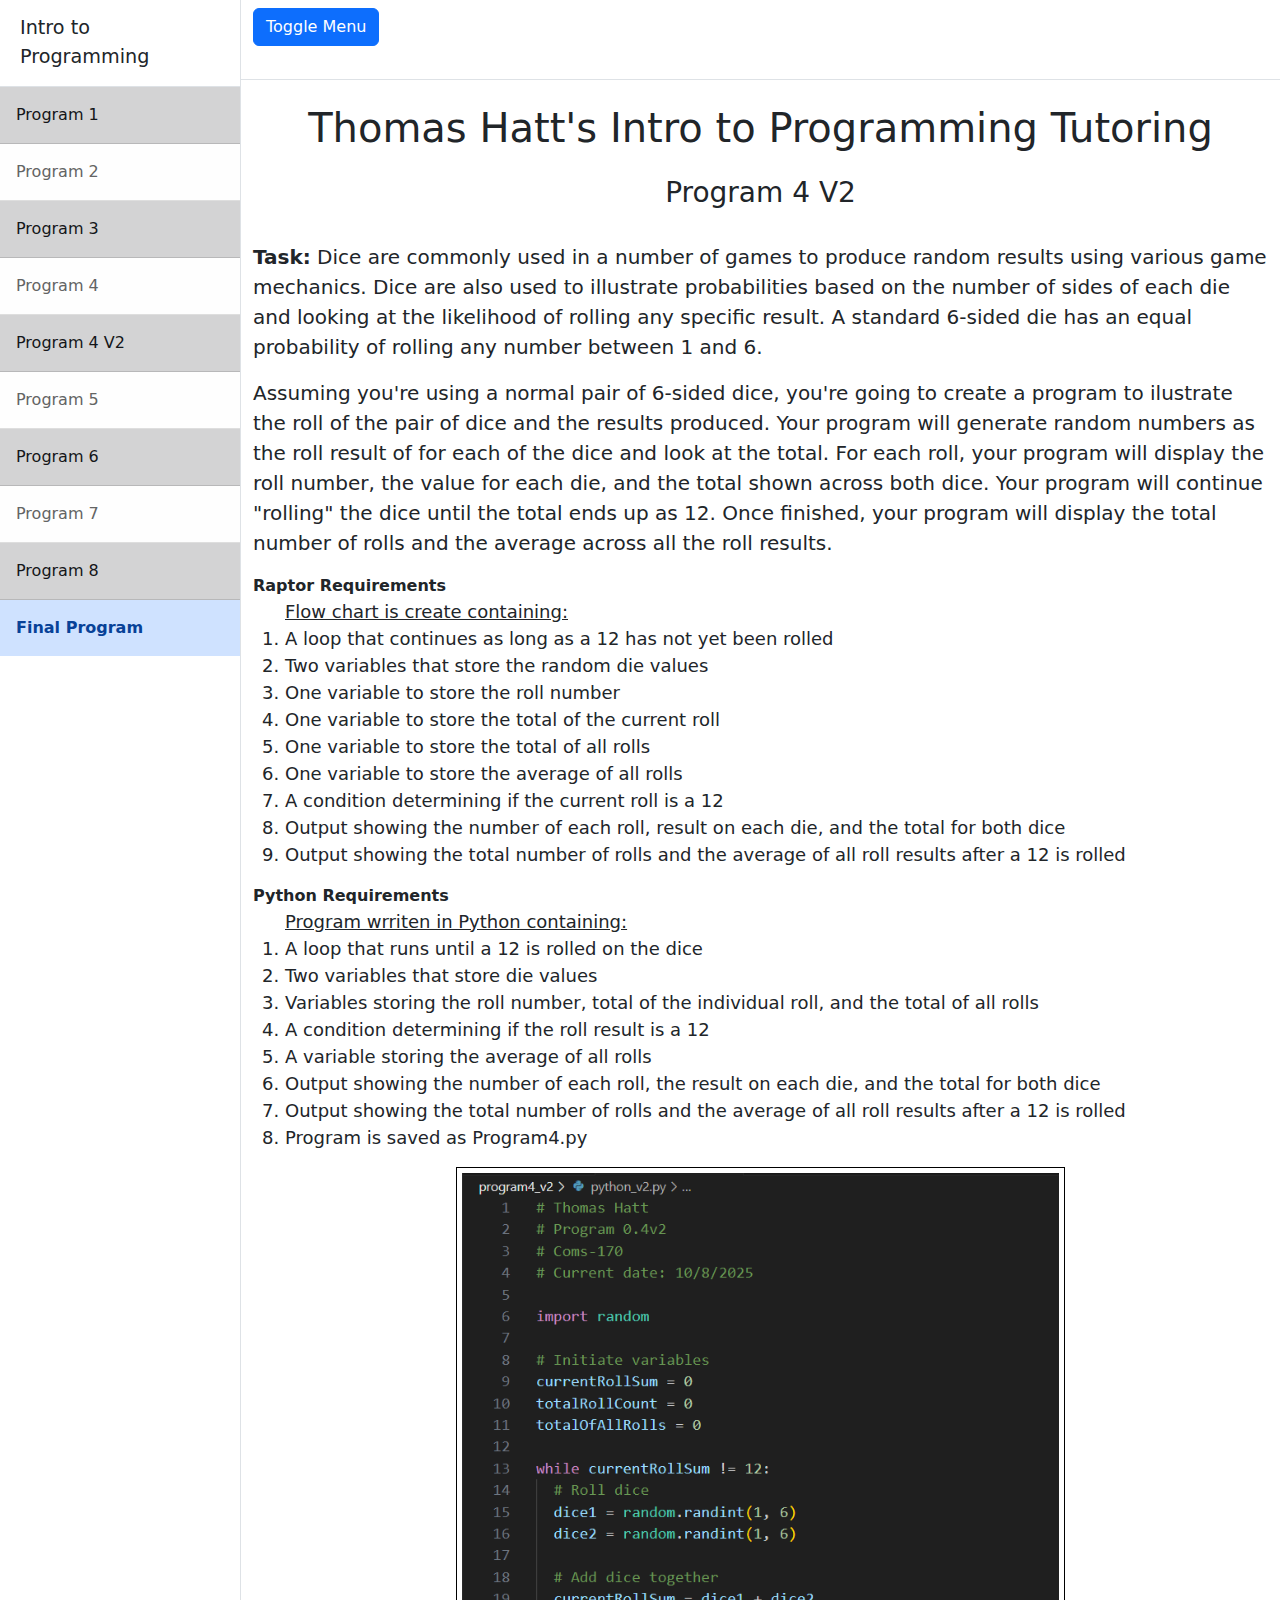
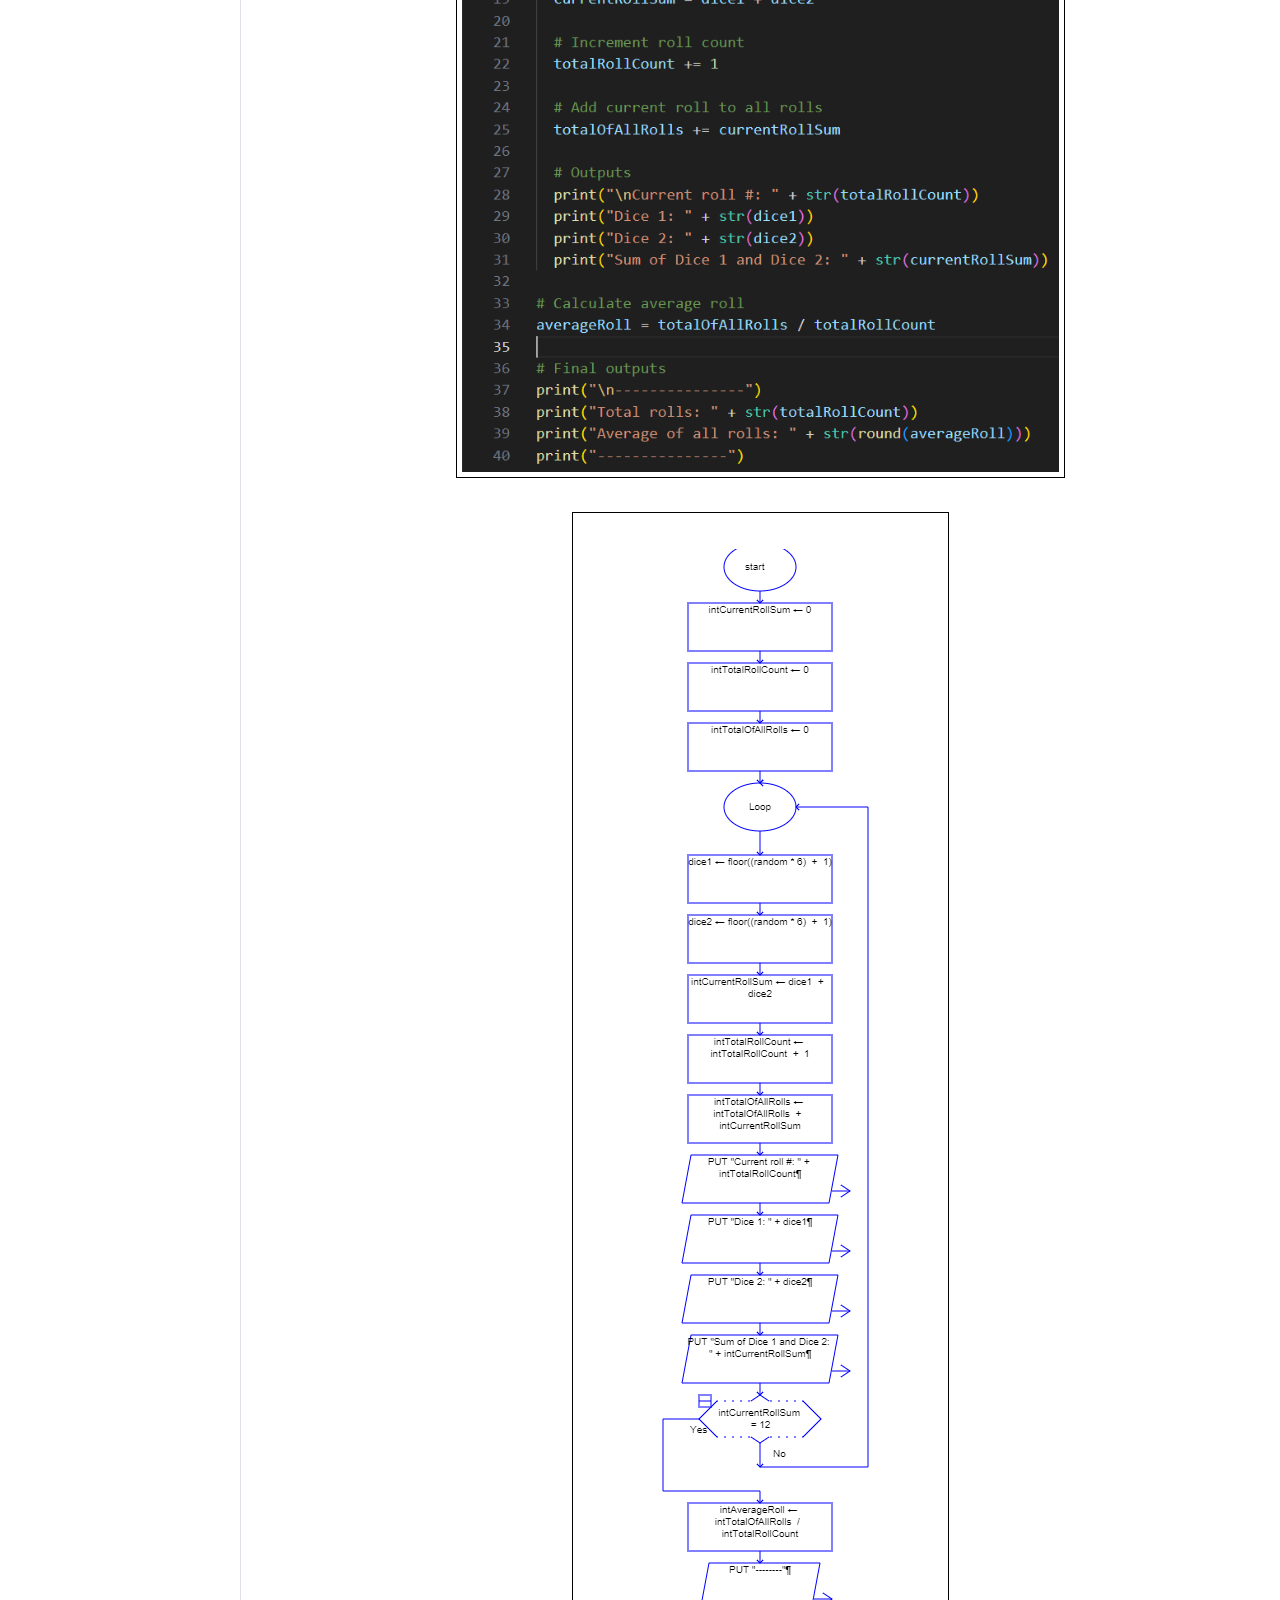
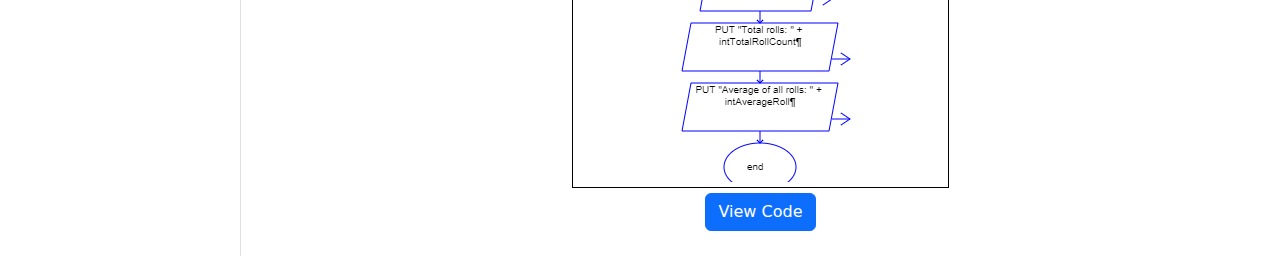
<file: program4_v2/index.html>
<!DOCTYPE html>
<html lang="en">

<head>
  <meta charset="utf-8" />
  <meta name="viewport" content="width=device-width, initial-scale=1, shrink-to-fit=no" />
  <meta name="description" content="" />
  <meta name="author" content="" />
  <title>Thomas Hatt Programming Tutoring - Program 4 V2</title>
  <!-- Favicon-->
  <link rel="icon" type="image/x-icon" href="../assets/favicon.ico" />
  <!-- Core theme CSS (includes Bootstrap)-->
  <link href="../css/styles.css" rel="stylesheet" />
</head>

<body>
  <div class="d-flex" id="wrapper">
    <!-- Sidebar-->
    <div class="border-end bg-white" id="sidebar-wrapper">
      <div class="sidebar-heading border-bottom bg-light">Intro to Programming</div>
      <div class="list-group list-group-flush">
        <a class="list-group-item list-group-item-action list-group-item-dark p-3" href="../program1/index.html">Program
          1</a>
        <a class="list-group-item list-group-item-action list-group-item-light p-3"
          href="../program2/index.html">Program
          2</a>
        <a class="list-group-item list-group-item-action list-group-item-dark p-3" href="../program3/index.html">Program
          3</a>
        <a class="list-group-item list-group-item-action list-group-item-light p-3"
          href="../program4/index.html">Program
          4</a>
        <a class="list-group-item list-group-item-action list-group-item-dark p-3"
          href="../program4_v2/index.html">Program
          4 V2</a>
        <a class="list-group-item list-group-item-action list-group-item-light p-3"
          href="../program5/index.html">Program
          5</a>
        <a class="list-group-item list-group-item-action list-group-item-dark p-3" href="../program6/index.html">Program
          6</a>
        <a class="list-group-item list-group-item-action list-group-item-light p-3"
          href="../program7/index.html">Program
          7</a>
        <a class="list-group-item list-group-item-action list-group-item-dark p-3" href="../program8/index.html">Program
          8</a>
        <a class="list-group-item list-group-item-action list-group-item-primary p-3" href="../finalProgram/index.html"
          style="font-weight: bold;">Final Program</a>
      </div>
    </div>

    <!-- Page content wrapper-->
    <div id="page-content-wrapper">
      <!-- Top navigation-->
      <nav class="navbar navbar-expand-lg navbar-light bg-light border-bottom">
        <div class="container-fluid">
          <button class="btn btn-primary" id="sidebarToggle">Toggle Menu</button>
          <button class="navbar-toggler" type="button" data-bs-toggle="collapse"
            data-bs-target="#navbarSupportedContent" aria-controls="navbarSupportedContent" aria-expanded="false"
            aria-label="Toggle navigation"><span class="navbar-toggler-icon"></span></button>
          <div class="collapse navbar-collapse" id="navbarSupportedContent">
          </div>
        </div>
      </nav>


      <!-- Page content-->
      <div class="container-fluid">
        <h1 class="mt-4">Thomas Hatt's Intro to Programming Tutoring</h1>
        <h3 class="mt-4">Program 4 V2</h3><br>
        <div class="task">
          <p><b>Task:</b> Dice are commonly used in a number of games to produce random results using various game
            mechanics. Dice are also used to illustrate probabilities based on the number of sides of each die and
            looking at the likelihood of rolling any specific result. A standard 6-sided die has an equal probability of
            rolling any number between 1 and 6.
          </p>
          <p>Assuming you're using a normal pair of 6-sided dice, you're going to create a program to ilustrate the roll
            of the pair of dice and the results produced. Your program will generate random numbers as the roll result
            of for each of the dice and look at the total. For each roll, your program will display the roll number, the
            value for each die, and the total shown across both dice. Your program will continue "rolling" the dice
            until the total ends up as 12. Once finished, your program will display the total number of rolls and the
            average across all the roll results.</p>

          <b>Raptor Requirements</b>
          <ol>
            <u>Flow chart is create containing:</u>
            <li>A loop that continues as long as a 12 has not yet been rolled</li>
            <li>Two variables that store the random die values</li>
            <li>One variable to store the roll number</li>
            <li>One variable to store the total of the current roll</li>
            <li>One variable to store the total of all rolls</li>
            <li>One variable to store the average of all rolls</li>
            <li>A condition determining if the current roll is a 12</li>
            <li>Output showing the number of each roll, result on each die, and the total for both dice</li>
            <li>Output showing the total number of rolls and the average of all roll results after a 12 is rolled</li>
          </ol>

          <b>Python Requirements</b>
          <ol>
            <u>Program wrriten in Python containing:</u>
            <li>A loop that runs until a 12 is rolled on the dice</li>
            <li>Two variables that store die values</li>
            <li>Variables storing the roll number, total of the individual roll, and the total of all rolls</li>
            <li>A condition determining if the roll result is a 12</li>
            <li>A variable storing the average of all rolls</li>
            <li>Output showing the number of each roll, the result on each die, and the total for both dice</li>
            <li>Output showing the total number of rolls and the average of all roll results after a 12 is rolled</li>
            <li>Program is saved as Program4.py</li>
          </ol>


          </p>
        </div>
        <img src="../assets/program_4v2_python_png.png" class="img-fluid" alt="Program 4 V2 Python Code Image">
        <br>
        <img src="../assets/program_4v2_rap_png.png" class="img-fluid" alt="Program 4 V2 Raptor Image">

        <a href="./python4v2.html" class="btn btn-primary" id="back-btn">View Code</a>
      </div>

    </div>
  </div>
  <!-- Bootstrap core JS-->
  <script src="https://cdn.jsdelivr.net/npm/bootstrap@5.2.3/dist/js/bootstrap.bundle.min.js"></script>
  <!-- Core theme JS-->
  <script src="../js/scripts.js"></script>
</body>

</html>
</file>
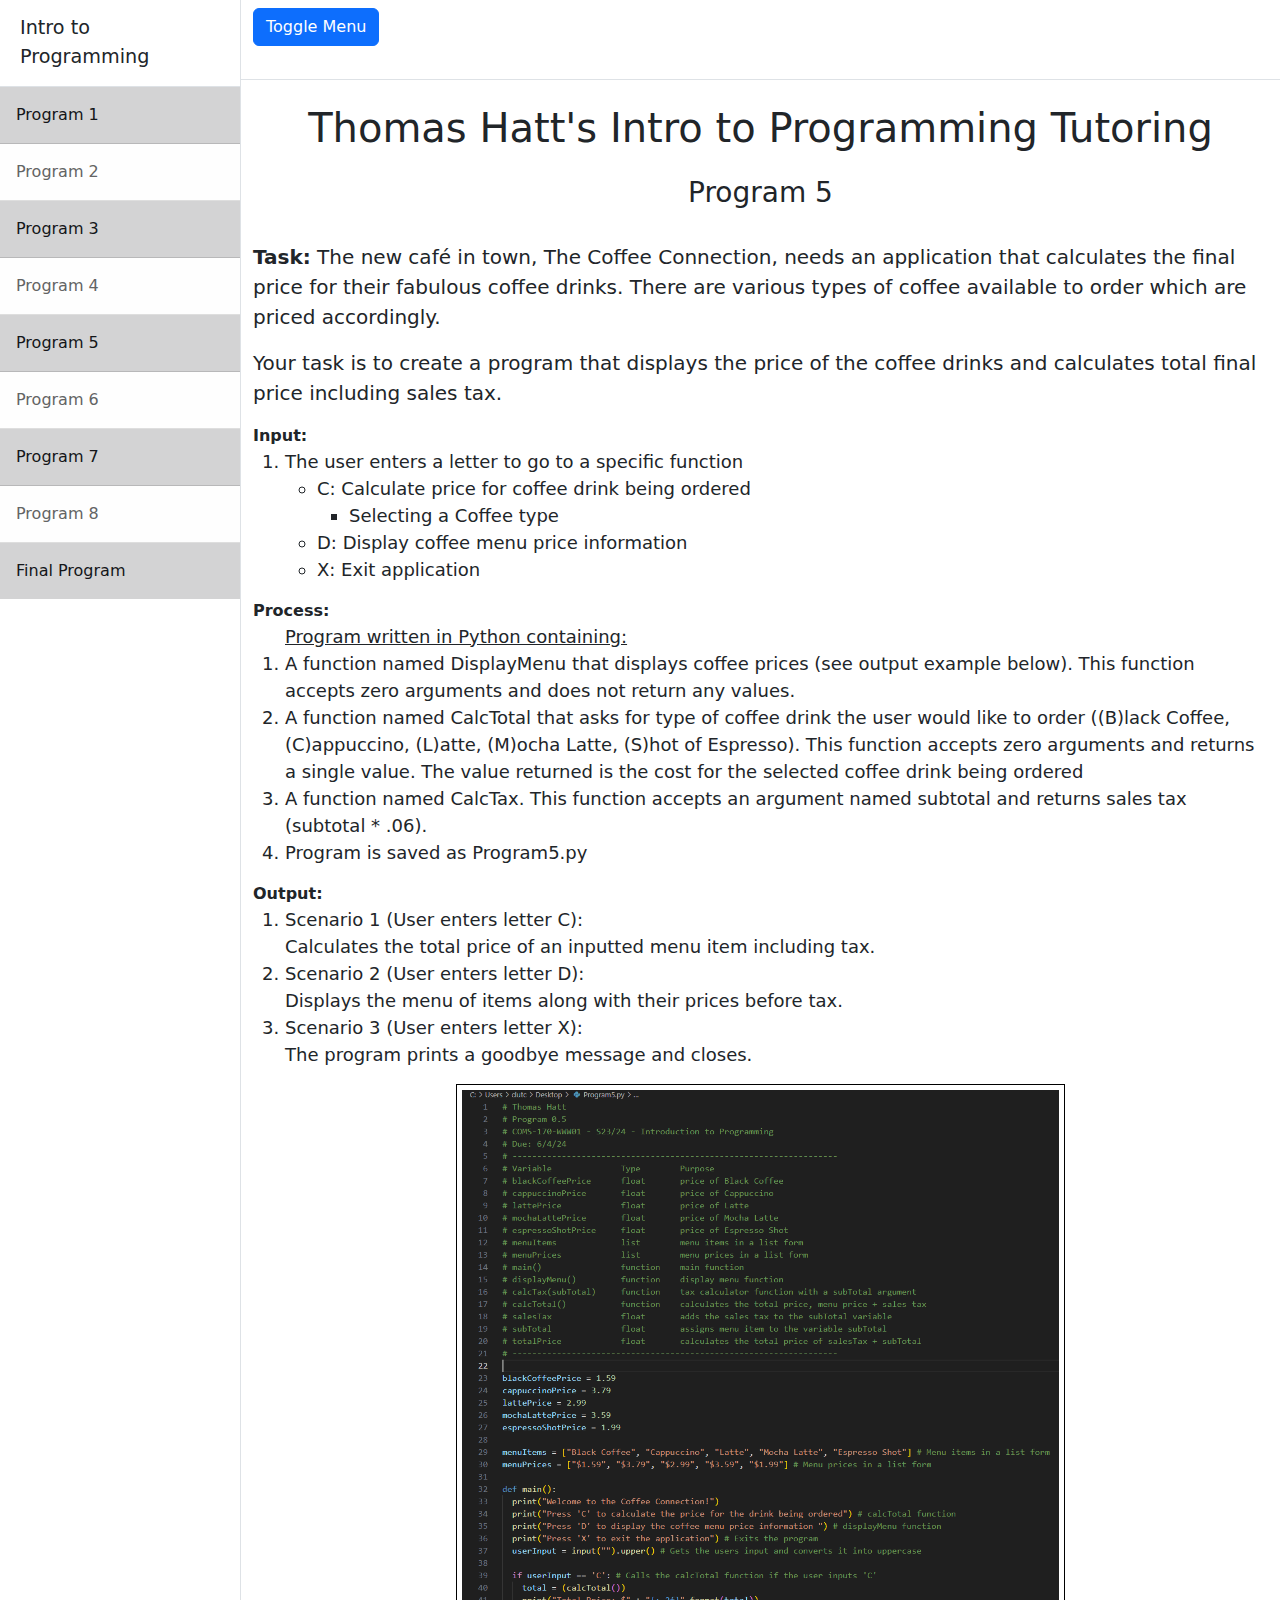
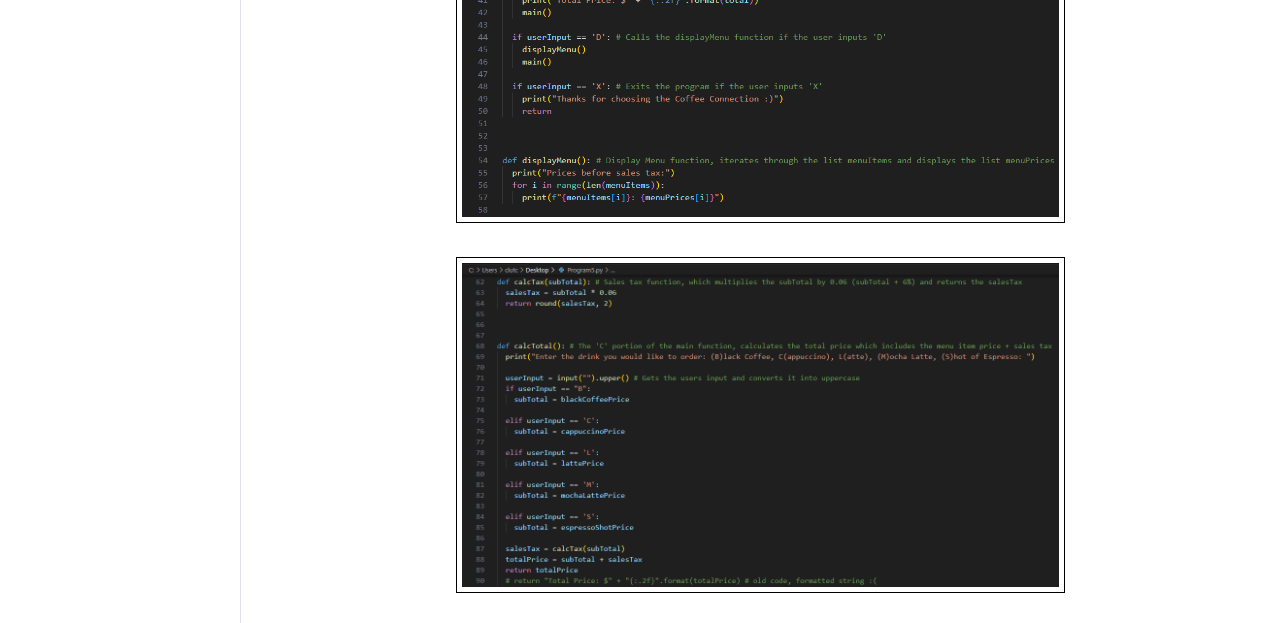
<file: program5/index.html>
<!DOCTYPE html>
<html lang="en">

<head>
  <meta charset="utf-8" />
  <meta name="viewport" content="width=device-width, initial-scale=1, shrink-to-fit=no" />
  <meta name="description" content="" />
  <meta name="author" content="" />
  <title>Thomas Hatt Programming Tutoring - Program 5</title>
  <!-- Favicon-->
  <link rel="icon" type="image/x-icon" href="../assets/favicon.ico" />
  <!-- Core theme CSS (includes Bootstrap)-->
  <link href="../css/styles.css" rel="stylesheet" />
</head>

<body>
  <div class="d-flex" id="wrapper">
    <!-- Sidebar-->
    <div class="border-end bg-white" id="sidebar-wrapper">
      <div class="sidebar-heading border-bottom bg-light">Intro to Programming</div>
      <div class="list-group list-group-flush">
        <a class="list-group-item list-group-item-action list-group-item-dark p-3" href="../program1/index.html">Program
          1</a>
        <a class="list-group-item list-group-item-action list-group-item-light p-3"
          href="../program2/index.html">Program
          2</a>
        <a class="list-group-item list-group-item-action list-group-item-dark p-3" href="../program3/index.html">Program
          3</a>
        <a class="list-group-item list-group-item-action list-group-item-light p-3"
          href="../program4/index.html">Program
          4</a>
        <a class="list-group-item list-group-item-action list-group-item-dark p-3" href="../program5/index.html">Program
          5</a>
        <a class="list-group-item list-group-item-action list-group-item-light p-3"
          href="../program6/index.html">Program
          6</a>
        <a class="list-group-item list-group-item-action list-group-item-dark p-3" href="../program7/index.html">Program
          7</a>
        <a class="list-group-item list-group-item-action list-group-item-light p-3"
          href="../program8/index.html">Program
          8</a>
        <a class="list-group-item list-group-item-action list-group-item-dark p-3"
          href="../finalProgram/index.html">Final Program</a>
      </div>
    </div>
    <!-- Page content wrapper-->
    <div id="page-content-wrapper">
      <!-- Top navigation-->
      <nav class="navbar navbar-expand-lg navbar-light bg-light border-bottom">
        <div class="container-fluid">
          <button class="btn btn-primary" id="sidebarToggle">Toggle Menu</button>
          <button class="navbar-toggler" type="button" data-bs-toggle="collapse"
            data-bs-target="#navbarSupportedContent" aria-controls="navbarSupportedContent" aria-expanded="false"
            aria-label="Toggle navigation"><span class="navbar-toggler-icon"></span></button>
          <div class="collapse navbar-collapse" id="navbarSupportedContent">
          </div>
        </div>
      </nav>


      <!-- Page content-->
      <div class="container-fluid">
        <h1 class="mt-4">Thomas Hatt's Intro to Programming Tutoring</h1>
        <h3 class="mt-4">Program 5</h3><br>
        <div class="task">
          <p><b>Task:</b> The new café in town, The Coffee Connection, needs an application that calculates the final
            price for their fabulous
            coffee drinks. There are various types of coffee available to order which are priced accordingly.
          </p>
          <p>Your task is to create a program that displays the price of the coffee drinks and calculates total final
            price including
            sales tax.</p>
          <b>Input:</b>
          <ol>
            <li>
              The user enters a letter to go to a specific function
              <ul>
                <li>C: Calculate price for coffee drink being ordered</li>
                <ul>
                  <li>Selecting a Coffee type</li>
                </ul>
                <li>D: Display coffee menu price information</li>
                <li>X: Exit application</li>
              </ul>
            </li>
          </ol>
          <b>Process:</b>
          <ol>
            <u>Program written in Python containing:</u>
            <li>A function named DisplayMenu that displays coffee prices (see output example below). This
              function accepts zero arguments and does not return any values.</li>
            <li>A function named CalcTotal that asks for type of coffee drink the user would like to order ((B)lack
              Coffee, (C)appuccino, (L)atte, (M)ocha Latte, (S)hot of Espresso). This function accepts zero
              arguments and returns a single value. The value returned is the cost for the selected coffee drink
              being ordered
            </li>
            <li>A function named CalcTax. This function accepts an argument named subtotal and returns sales
              tax (subtotal * .06).
            </li>
            <li>Program is saved as Program5.py</li>
          </ol>
          <b>Output:</b>
          <ol>
            <li>Scenario 1 (User enters letter C): <br>
              Calculates the total price of an inputted menu item including tax.</li>
            <li>Scenario 2 (User enters letter D): <br>
              Displays the menu of items along with their prices before tax.</li>
            <li>Scenario 3 (User enters letter X): <br>
              The program prints a goodbye message and closes.</li>
          </ol>
          </p>
        </div>
        <img src="../assets/program_5_python_png_1.png" class="img-fluid" alt="Program 5 Python Code Image #1">
        <br>
        <img src="../assets/program_5_python_png_2.png" class="img-fluid" alt="Program 5 Python Code Image #2">
      </div>

    </div>
  </div>
  <!-- Bootstrap core JS-->
  <script src="https://cdn.jsdelivr.net/npm/bootstrap@5.2.3/dist/js/bootstrap.bundle.min.js"></script>
  <!-- Core theme JS-->
  <script src="../js/scripts.js"></script>
</body>

</html>
</file>
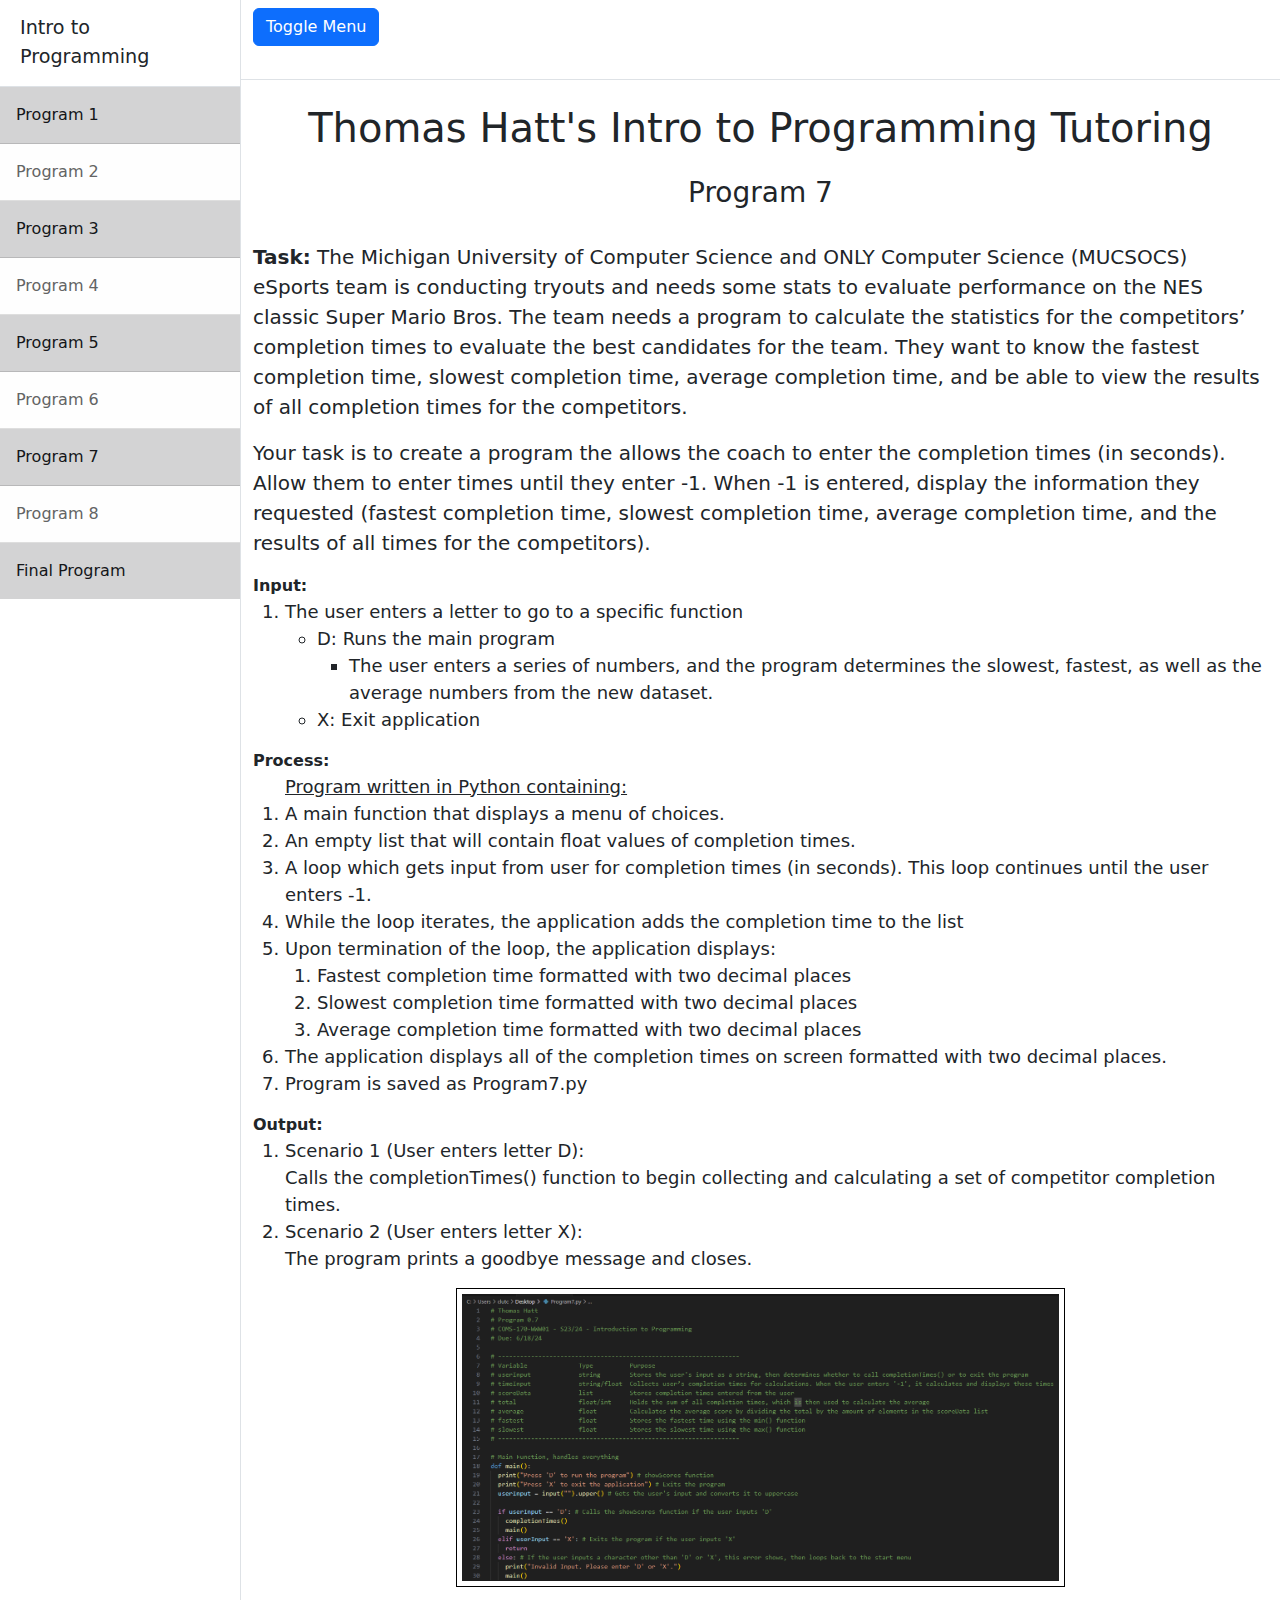
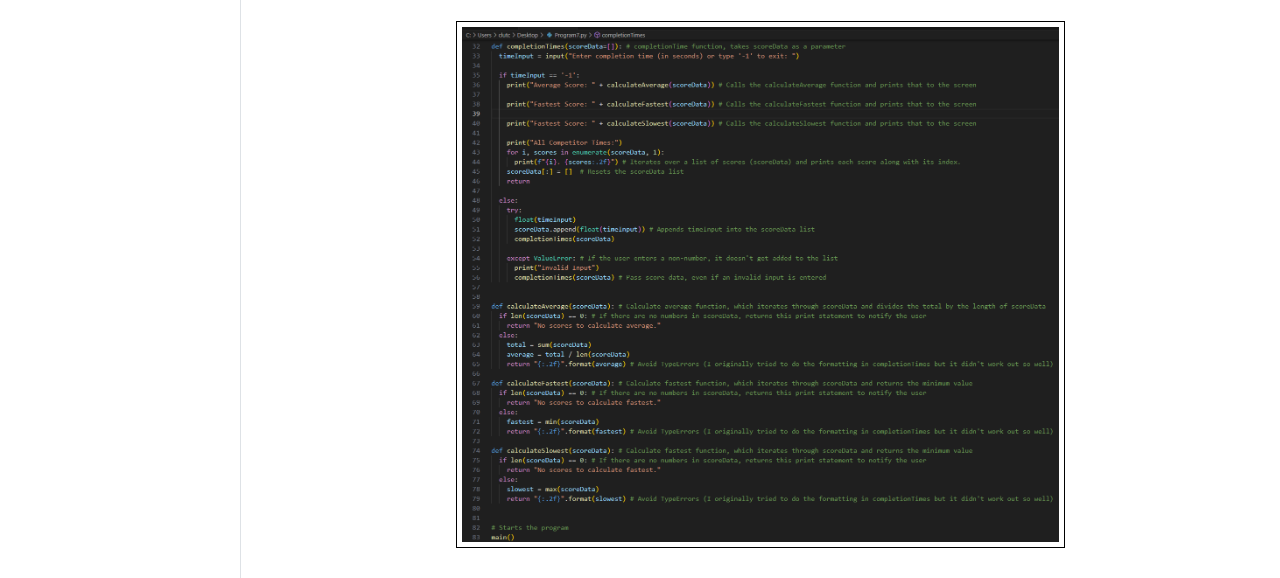
<file: program7/index.html>
<!DOCTYPE html>
<html lang="en">

<head>
  <meta charset="utf-8" />
  <meta name="viewport" content="width=device-width, initial-scale=1, shrink-to-fit=no" />
  <meta name="description" content="" />
  <meta name="author" content="" />
  <title>Thomas Hatt Programming Tutoring - Program 7</title>
  <!-- Favicon-->
  <link rel="icon" type="image/x-icon" href="../assets/favicon.ico" />
  <!-- Core theme CSS (includes Bootstrap)-->
  <link href="../css/styles.css" rel="stylesheet" />
</head>

<body>
  <div class="d-flex" id="wrapper">
    <!-- Sidebar-->
    <div class="border-end bg-white" id="sidebar-wrapper">
      <div class="sidebar-heading border-bottom bg-light">Intro to Programming</div>
      <div class="list-group list-group-flush">
        <a class="list-group-item list-group-item-action list-group-item-dark p-3" href="../program1/index.html">Program
          1</a>
        <a class="list-group-item list-group-item-action list-group-item-light p-3"
          href="../program2/index.html">Program
          2</a>
        <a class="list-group-item list-group-item-action list-group-item-dark p-3" href="../program3/index.html">Program
          3</a>
        <a class="list-group-item list-group-item-action list-group-item-light p-3"
          href="../program4/index.html">Program
          4</a>
        <a class="list-group-item list-group-item-action list-group-item-dark p-3" href="../program5/index.html">Program
          5</a>
        <a class="list-group-item list-group-item-action list-group-item-light p-3"
          href="../program6/index.html">Program
          6</a>
        <a class="list-group-item list-group-item-action list-group-item-dark p-3" href="../program7/index.html">Program
          7</a>
        <a class="list-group-item list-group-item-action list-group-item-light p-3"
          href="../program8/index.html">Program
          8</a>
        <a class="list-group-item list-group-item-action list-group-item-dark p-3"
          href="../finalProgram/index.html">Final Program</a>
      </div>
    </div>
    <!-- Page content wrapper-->
    <div id="page-content-wrapper">
      <!-- Top navigation-->
      <nav class="navbar navbar-expand-lg navbar-light bg-light border-bottom">
        <div class="container-fluid">
          <button class="btn btn-primary" id="sidebarToggle">Toggle Menu</button>
          <button class="navbar-toggler" type="button" data-bs-toggle="collapse"
            data-bs-target="#navbarSupportedContent" aria-controls="navbarSupportedContent" aria-expanded="false"
            aria-label="Toggle navigation"><span class="navbar-toggler-icon"></span></button>
          <div class="collapse navbar-collapse" id="navbarSupportedContent">
          </div>
        </div>
      </nav>


      <!-- Page content-->
      <div class="container-fluid">
        <h1 class="mt-4">Thomas Hatt's Intro to Programming Tutoring</h1>
        <h3 class="mt-4">Program 7</h3><br>
        <div class="task">
          <p><b>Task:</b> The Michigan University of Computer Science and ONLY Computer Science (MUCSOCS) eSports team
            is conducting
            tryouts and needs some stats to evaluate performance on the NES classic Super Mario Bros. The team needs a
            program to calculate the statistics for the competitors’ completion times to evaluate the best candidates
            for the
            team. They want to know the fastest completion time, slowest completion time, average completion time, and
            be
            able to view the results of all completion times for the competitors.
          </p>
          <p>Your task is to create a program the allows the coach to enter the completion times (in seconds). Allow
            them to
            enter times until they enter -1. When -1 is entered, display the information they requested (fastest
            completion
            time, slowest completion time, average completion time, and the results of all times for the competitors).
          </p>
          <b>Input:</b>
          <ol>
            <li>
              The user enters a letter to go to a specific function
              <ul>
                <li>D: Runs the main program</li>
                <ul>
                  <li>The user enters a series of numbers, and the program determines the slowest, fastest, as well as
                    the average numbers from the new dataset.</li>
                </ul>
                <li>X: Exit application</li>
              </ul>
            </li>
          </ol>
          <b>Process:</b>
          <ol>
            <u>Program written in Python containing:</u>
            <li>
              A main function that displays a menu of choices.
            </li>
            <li>
              An empty list that will contain float values of completion times.
            </li>
            <li>
              A loop which gets input from user for completion times (in seconds). This loop continues until
              the user enters -1.
            </li>
            <li>
              While the loop iterates, the application adds the completion time to the list
            </li>
            <li>
              Upon termination of the loop, the application displays:
              <ol>
                <li>Fastest completion time formatted with two decimal places</li>
                <li>Slowest completion time formatted with two decimal places</li>
                <li>Average completion time formatted with two decimal places</li>
              </ol>
            </li>
            <li>
              The application displays all of the completion times on screen formatted with two decimal
              places.
            </li>
            <li>Program is saved as Program7.py</li>
          </ol>
          <b>Output:</b>
          <ol>
            <li>Scenario 1 (User enters letter D): <br>
              Calls the completionTimes() function to begin collecting and calculating a set of competitor completion
              times.</li>
            <li>Scenario 2 (User enters letter X): <br>
              The program prints a goodbye message and closes.</li>
          </ol>
          </p>
        </div>
        <img src="../assets/program_7_python_png_1.png" class="img-fluid" alt="Program 7 Python Code Image #1">
        <br>
        <img src="../assets/program_7_python_png_2.png" class="img-fluid" alt="Program 7 Python Code Image #1">
      </div>

    </div>
  </div>
  <!-- Bootstrap core JS-->
  <script src="https://cdn.jsdelivr.net/npm/bootstrap@5.2.3/dist/js/bootstrap.bundle.min.js"></script>
  <!-- Core theme JS-->
  <script src="../js/scripts.js"></script>
</body>

</html>
</file>
